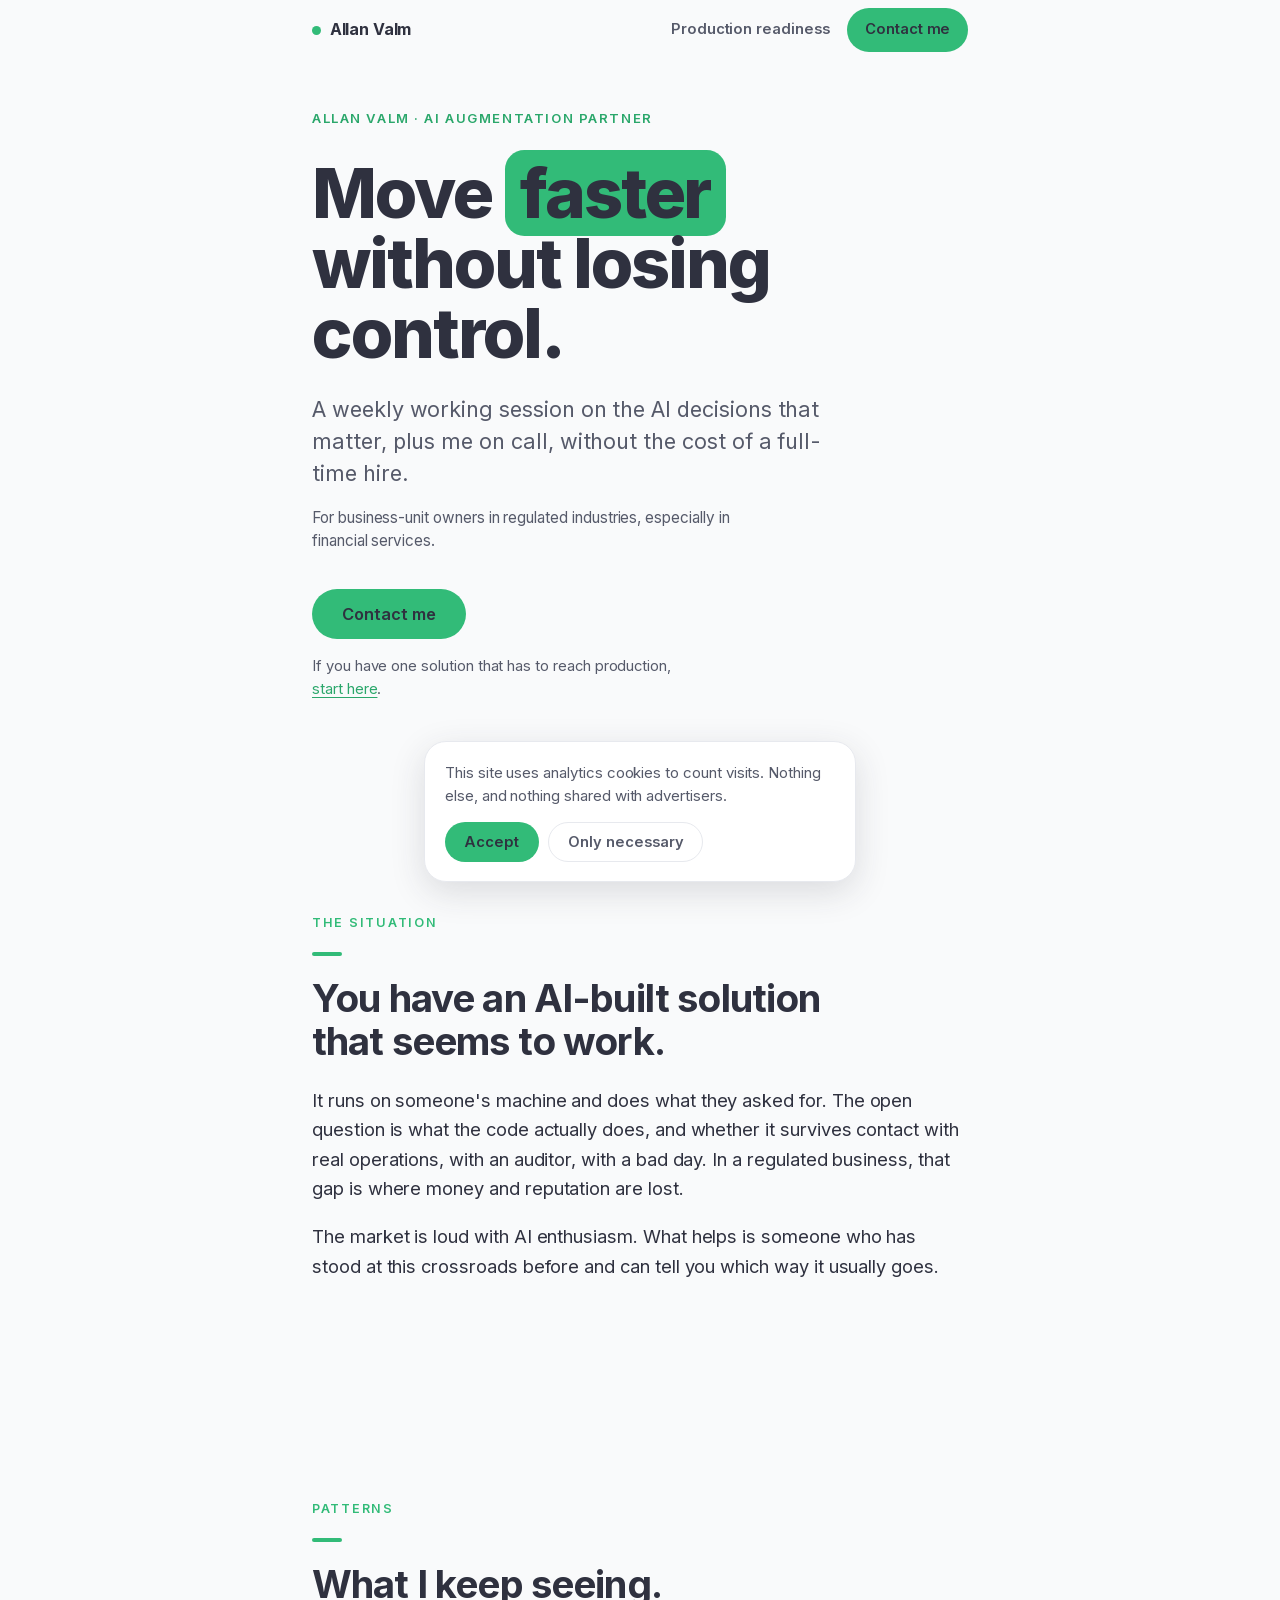
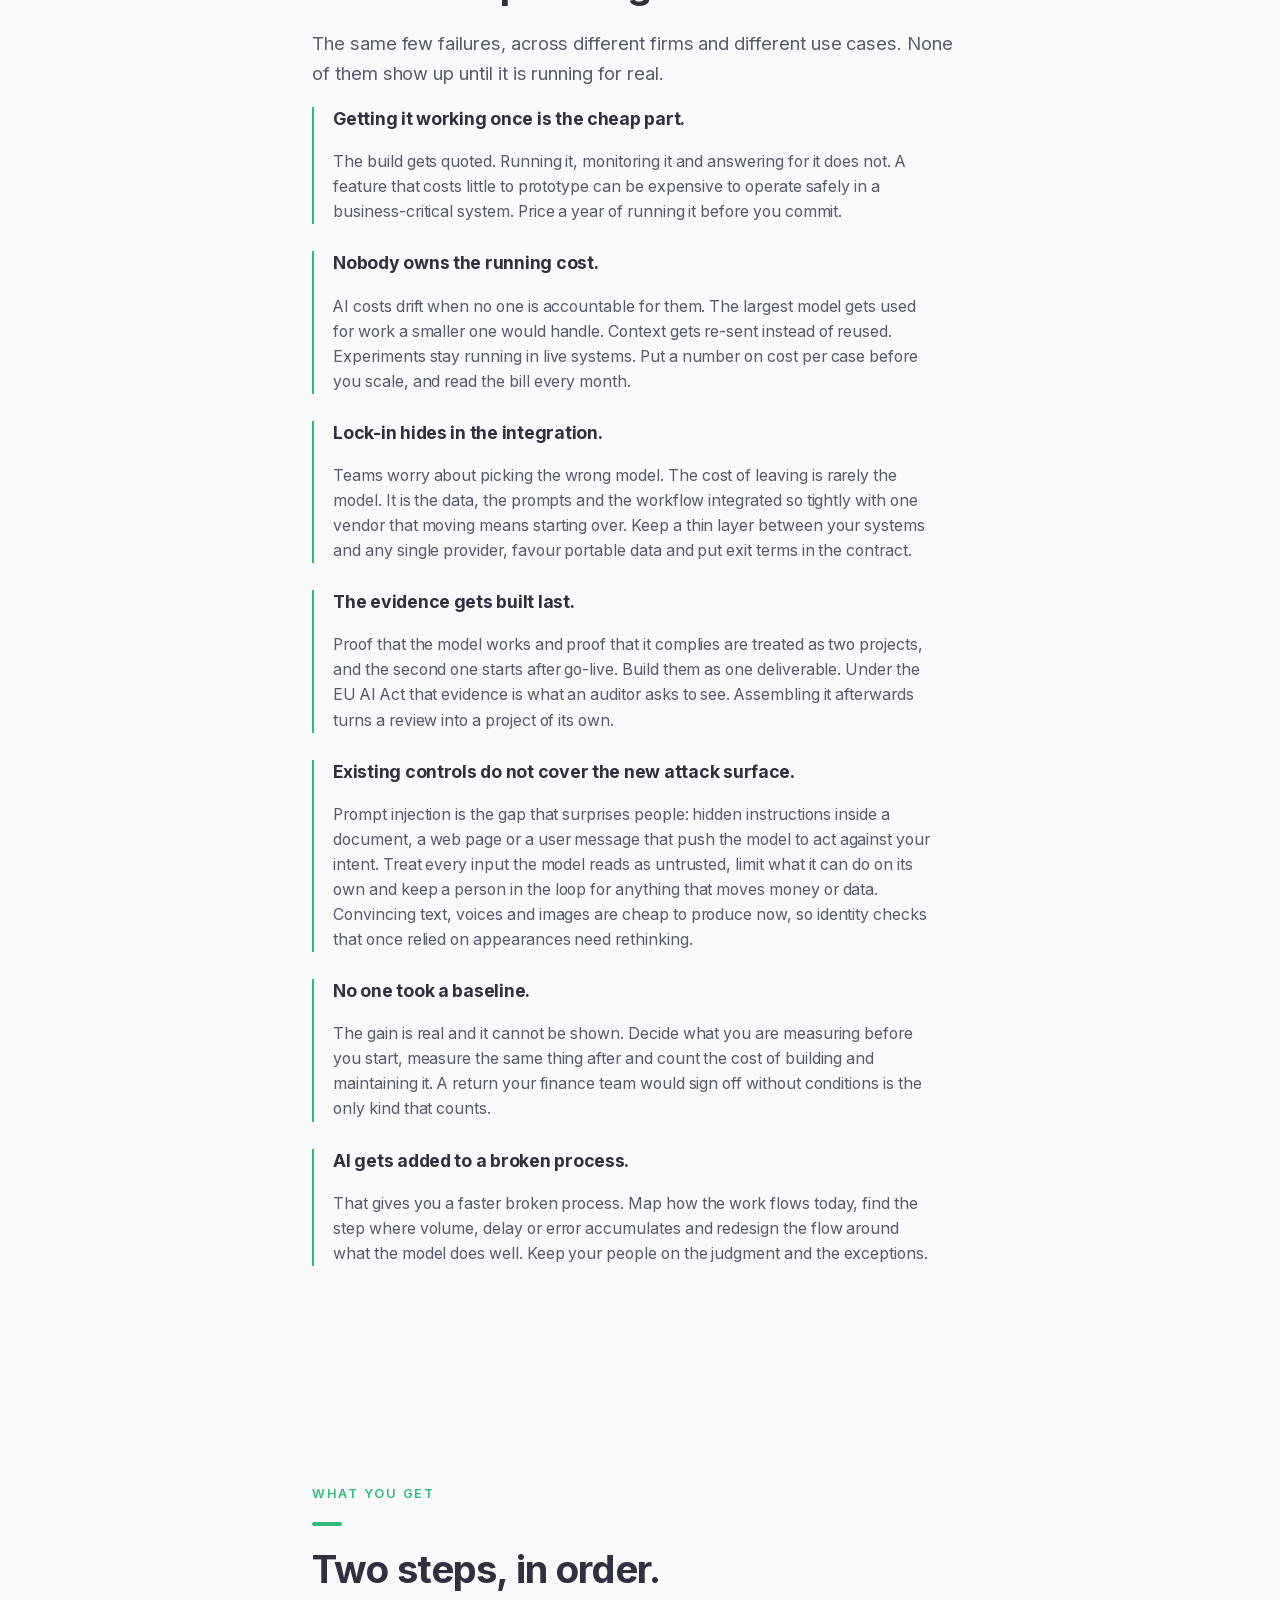
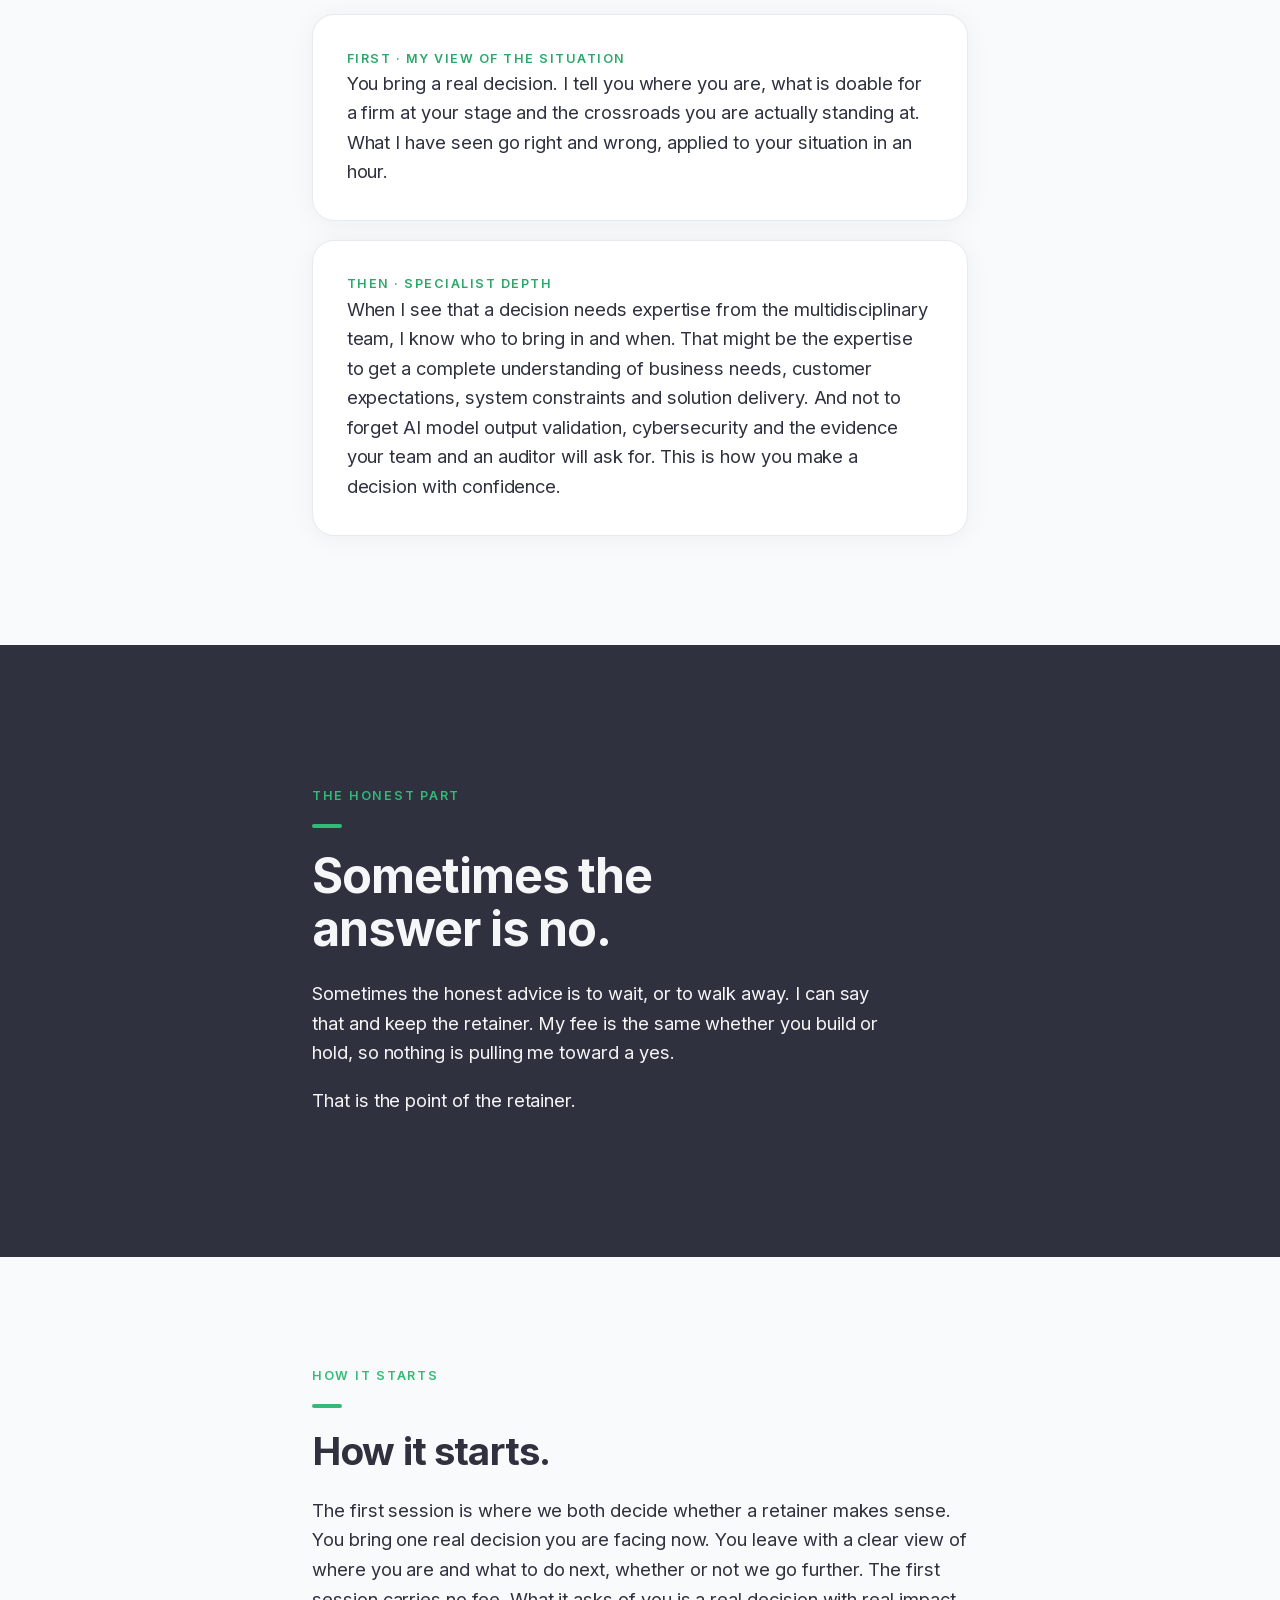
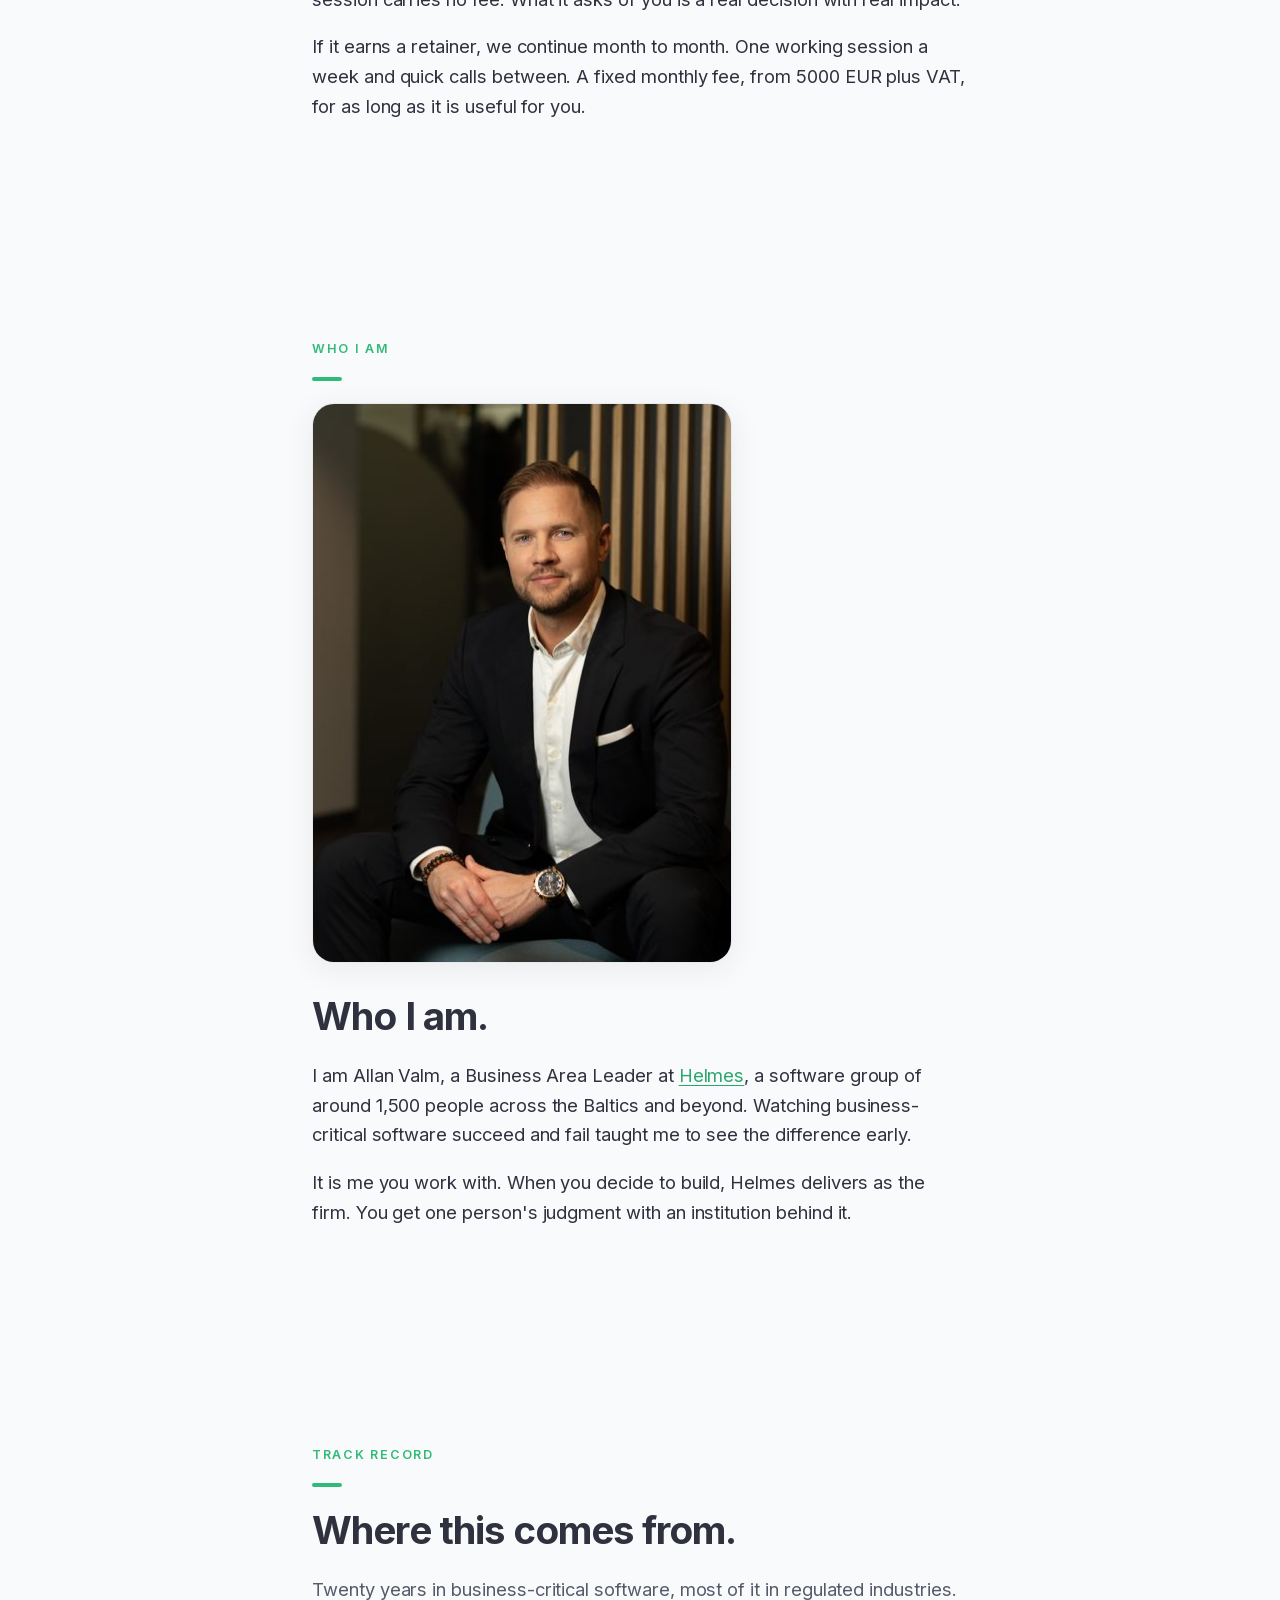
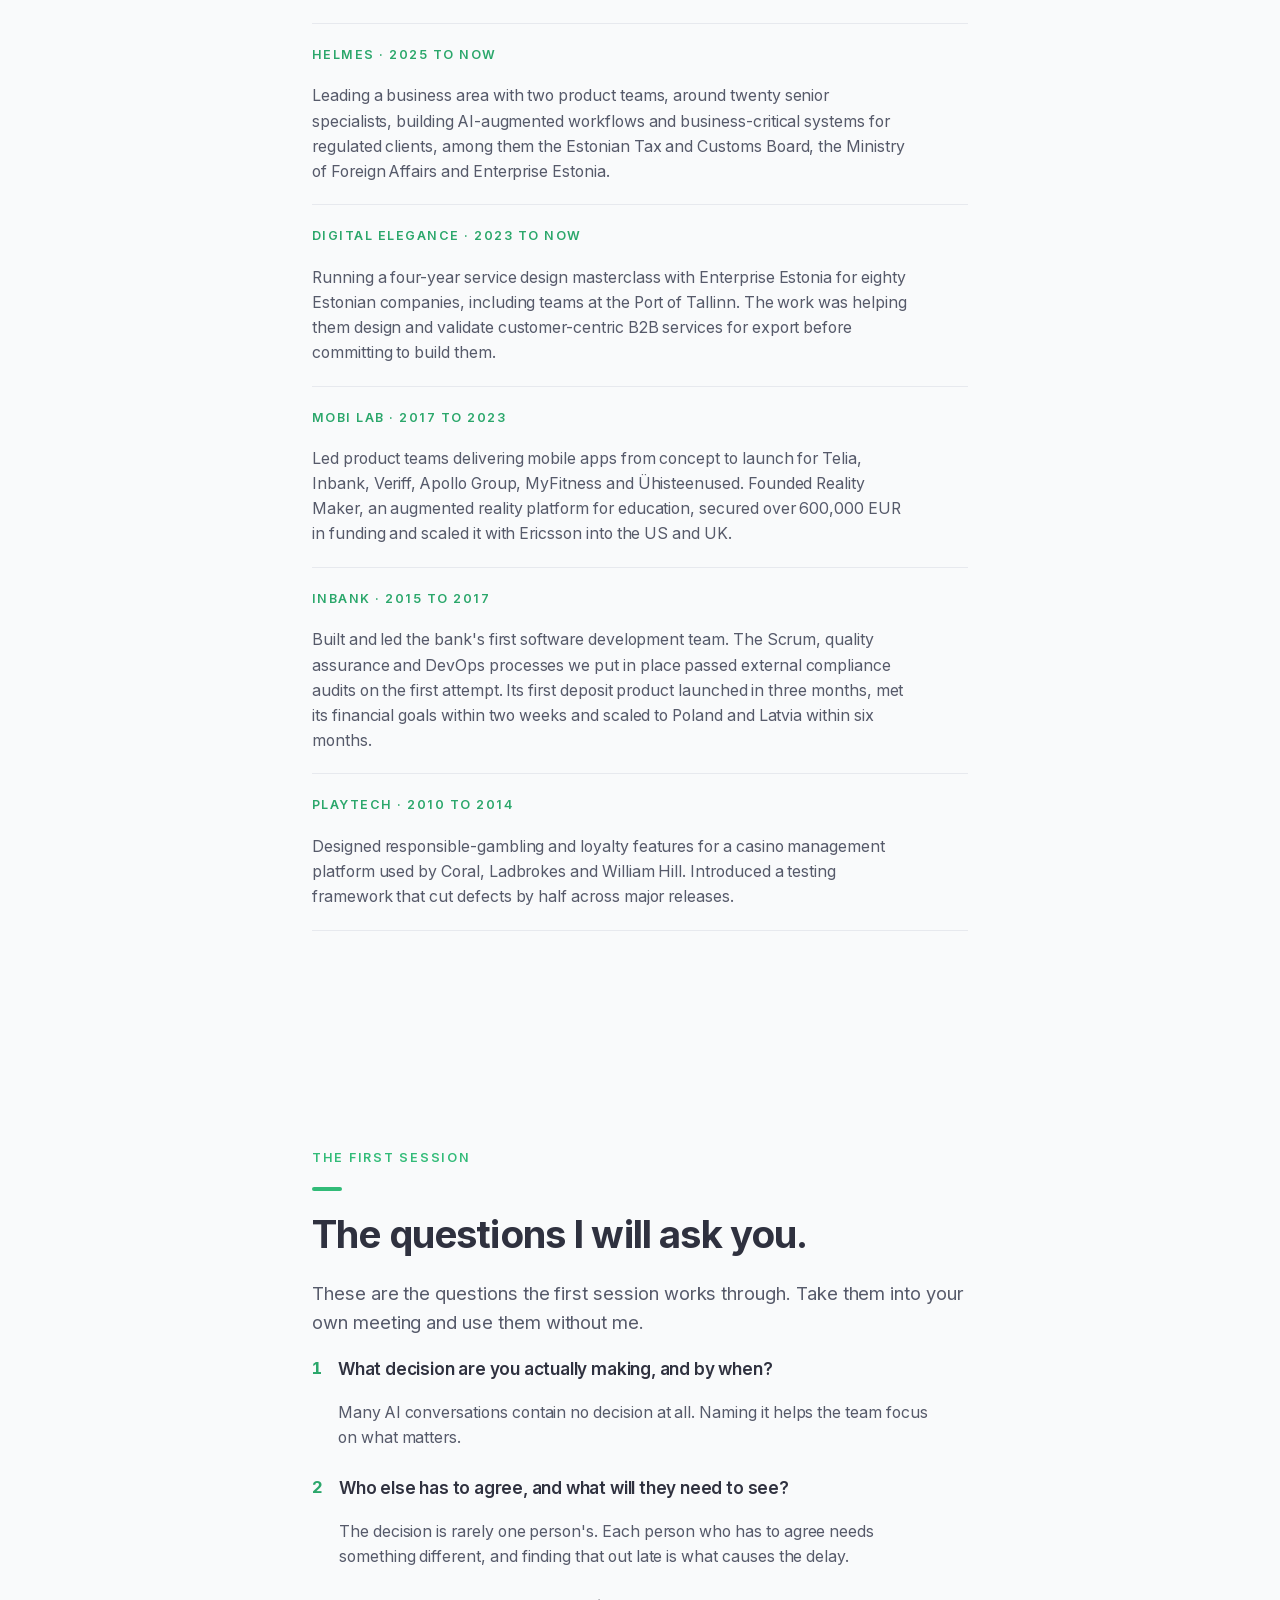
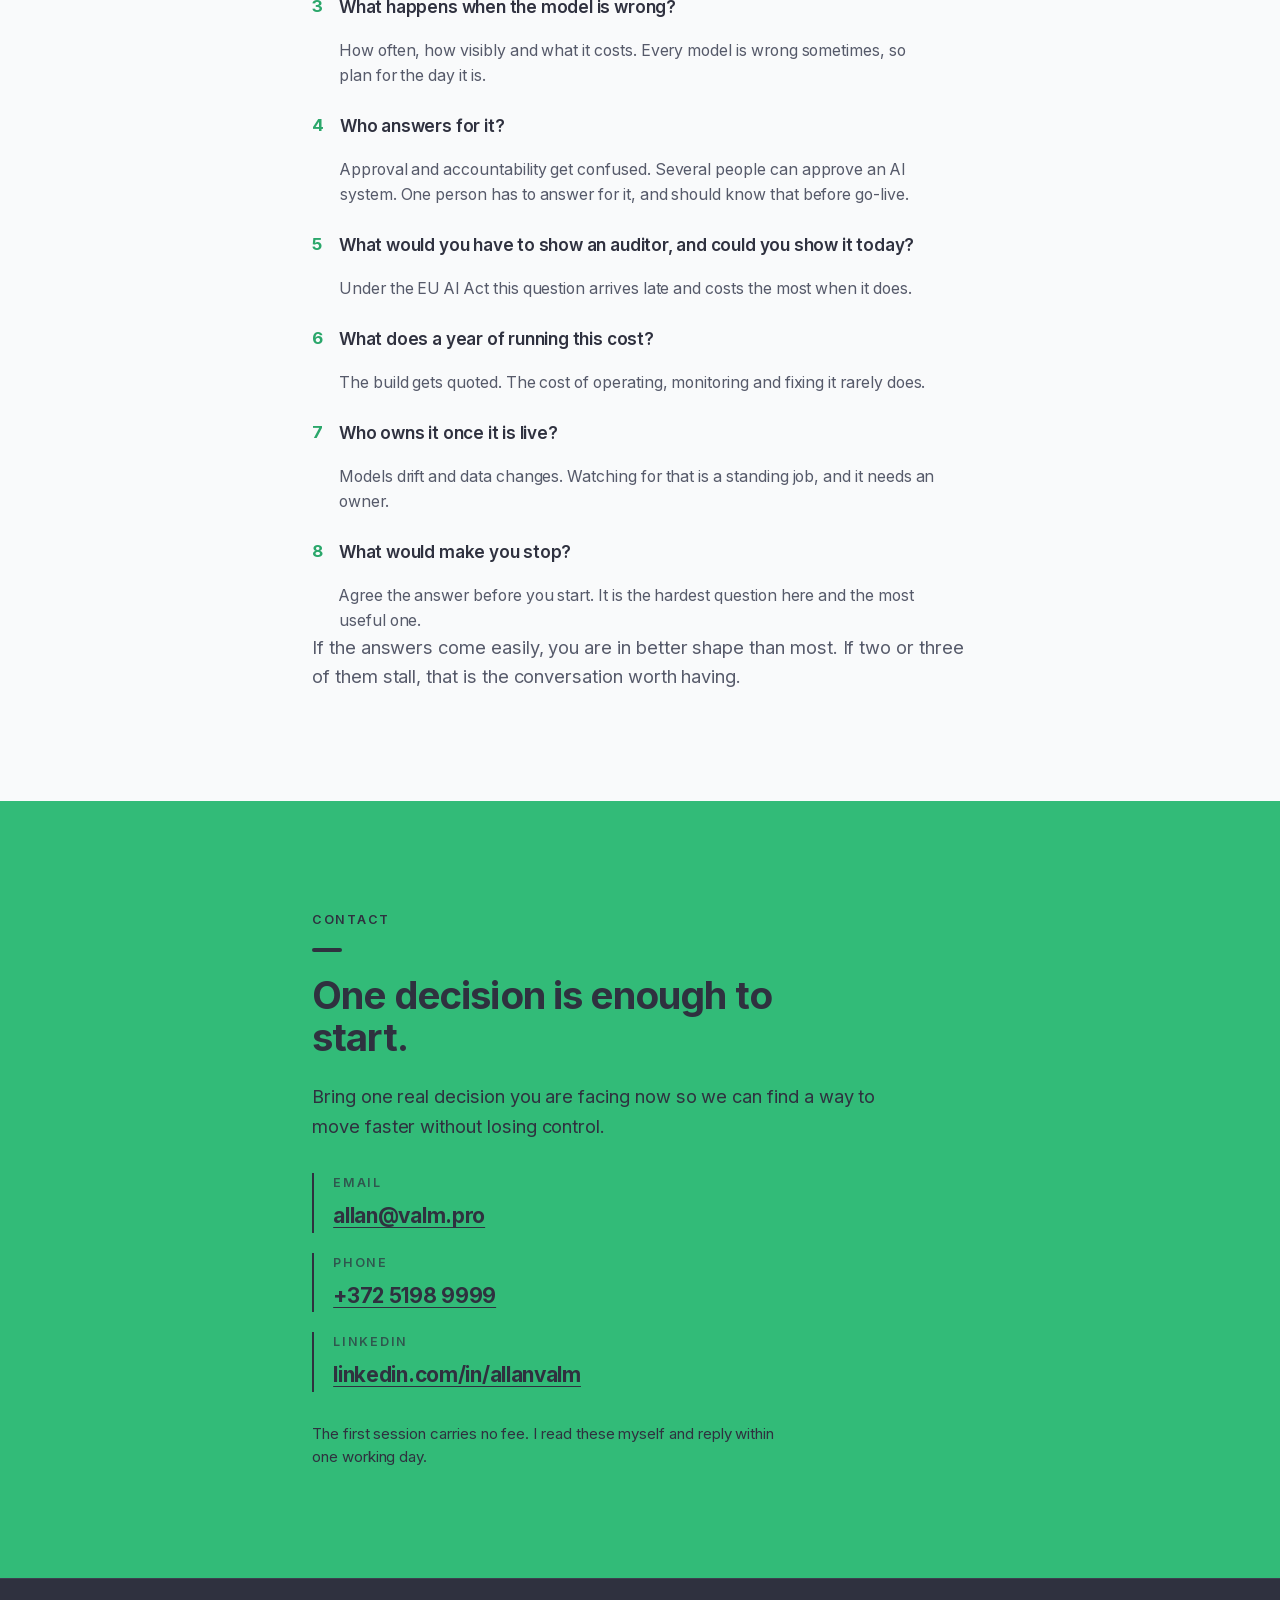
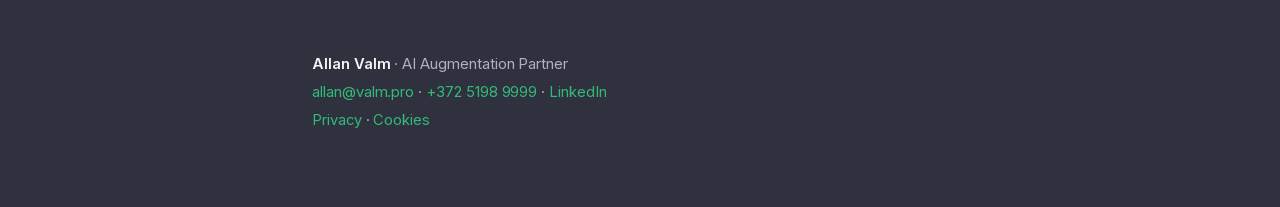
<file: index.html>
<!DOCTYPE html>
<html lang="en">
<head>
<meta charset="UTF-8">
<meta name="viewport" content="width=device-width, initial-scale=1.0">
<!-- Consent Mode: deny until the visitor chooses -->
<script>
  window.dataLayer = window.dataLayer || [];
  function gtag(){dataLayer.push(arguments);}
  gtag('consent', 'default', {
    'ad_storage': 'denied',
    'ad_user_data': 'denied',
    'ad_personalization': 'denied',
    'analytics_storage': 'denied',
    'functionality_storage': 'granted',
    'security_storage': 'granted',
    'wait_for_update': 500
  });
  try {
    if (localStorage.getItem('vp-consent') === 'granted') {
      gtag('consent', 'update', { 'analytics_storage': 'granted' });
    }
  } catch (e) {}
</script>
<!-- Google Tag Manager -->
<script>(function(w,d,s,l,i){w[l]=w[l]||[];w[l].push({'gtm.start':
new Date().getTime(),event:'gtm.js'});var f=d.getElementsByTagName(s)[0],
j=d.createElement(s),dl=l!='dataLayer'?'&l='+l:'';j.async=true;j.src=
'https://www.googletagmanager.com/gtm.js?id='+i+dl;f.parentNode.insertBefore(j,f);
})(window,document,'script','dataLayer','GTM-WCNXPKK9');</script>
<!-- End Google Tag Manager -->
<!-- Google tag (gtag.js) -->
<script async src="https://www.googletagmanager.com/gtag/js?id=G-BVV1R9P01P"></script>
<script>
  window.dataLayer = window.dataLayer || [];
  function gtag(){dataLayer.push(arguments);}
  gtag('js', new Date());
  gtag('config', 'G-BVV1R9P01P');
</script>
<!-- End Google tag -->

<title>Allan Valm · AI Augmentation Partner in Financial Services</title>
<meta name="description" content="Allan Valm helps leaders in regulated financial services decide whether AI is ready for production. A weekly working session, plus specialist depth on demand.">
<meta name="theme-color" content="#2F313F">
<script>document.documentElement.classList.add('js');</script>
<link rel="canonical" href="https://valm.pro/">
<link rel="icon" href="data:image/svg+xml,%3Csvg xmlns='http://www.w3.org/2000/svg' viewBox='0 0 32 32'%3E%3Ccircle cx='16' cy='16' r='11' fill='%2332BB78'/%3E%3C/svg%3E">
<meta property="og:type" content="website">
<meta property="og:site_name" content="Allan Valm">
<meta property="og:locale" content="en_GB">
<meta property="og:url" content="https://valm.pro/">
<meta property="og:title" content="Allan Valm · AI Augmentation Partner">
<meta property="og:description" content="A weekly working session on the AI decisions that matter, plus specialist depth on demand. Move faster without losing control.">
<meta property="og:image" content="https://valm.pro/allan-valm-og.jpg">
<meta property="og:image:width" content="1200">
<meta property="og:image:height" content="630">
<meta property="og:image:alt" content="Allan Valm, AI Augmentation Partner">
<meta name="twitter:card" content="summary_large_image">
<meta name="twitter:title" content="Allan Valm · AI Augmentation Partner">
<meta name="twitter:description" content="A weekly working session on the AI decisions that matter, plus specialist depth on demand.">
<meta name="twitter:image" content="https://valm.pro/allan-valm-og.jpg">
<link rel="preload" href="/fonts/inter-latin.woff2" as="font" type="font/woff2" crossorigin>
<link rel="stylesheet" href="/site.css">
<script type="application/ld+json">
{
  "@context": "https://schema.org",
  "@graph": [
    {
      "@type": "Person",
      "@id": "https://valm.pro/#allan-valm",
      "name": "Allan Valm",
      "jobTitle": "AI Augmentation Partner",
      "url": "https://valm.pro/",
      "image": "https://valm.pro/allan-valm.jpg",
      "email": "allan@valm.pro",
      "telephone": "+37251989999",
      "worksFor": {
        "@type": "Organization",
        "name": "Helmes",
        "url": "https://www.helmes.com/"
      },
      "sameAs": [
        "https://www.linkedin.com/in/allanvalm"
      ],
      "knowsAbout": [
        "AI governance",
        "AI validation",
        "AI production readiness",
        "EU AI Act",
        "DORA",
        "regulated financial services",
        "AI risk management",
        "AI in insurance",
        "AI in banking",
        "AI-augmented workflow design",
        "fractional AI advisory",
        "fractional executive advisory",
        "AI model validation",
        "cybersecurity",
        "AI security"
      ],
      "description": "Allan Valm is an AI Augmentation Partner who helps business-unit owners in regulated financial services decide whether an AI system is ready for production. The retainer is a weekly working session with on-call access, and specialist depth brought in when a decision needs it.",
      "alumniOf": {
        "@type": "CollegeOrUniversity",
        "name": "Tallinn University of Technology",
        "url": "https://taltech.ee/"
      },
      "hasCredential": {
        "@type": "EducationalOccupationalCredential",
        "credentialCategory": "certification",
        "name": "ISTQB Certified Tester"
      },
      "award": "The Golden Egg Awards"
    },
    {
      "@type": "ProfessionalService",
      "@id": "https://valm.pro/#service",
      "name": "AI Augmentation Partner",
      "url": "https://valm.pro/",
      "provider": {
        "@id": "https://valm.pro/#allan-valm"
      },
      "serviceType": "AI advisory and governance for regulated industries",
      "description": "A retainer for business-unit owners in regulated financial services. One working session a week with on-call access, and specialist depth brought in when a decision needs it. A fixed monthly fee, from 5000 EUR plus VAT, month to month.",
      "audience": {
        "@type": "Audience",
        "audienceType": "Business-unit owners in regulated financial services, including insurers, pension providers, banks, lenders and licensed fintechs"
      },
      "areaServed": [
        {
          "@type": "Country",
          "name": "Estonia"
        },
        {
          "@type": "Country",
          "name": "Latvia"
        },
        {
          "@type": "Country",
          "name": "Lithuania"
        },
        {
          "@type": "Country",
          "name": "Finland"
        },
        {
          "@type": "Country",
          "name": "Sweden"
        },
        {
          "@type": "Country",
          "name": "Norway"
        },
        {
          "@type": "Country",
          "name": "Denmark"
        },
        {
          "@type": "Country",
          "name": "Germany"
        },
        {
          "@type": "Country",
          "name": "Switzerland"
        },
        {
          "@type": "Country",
          "name": "Austria"
        }
      ],
      "alternateName": [
        "Fractional AI advisor",
        "AI Augmentation Partner"
      ],
      "offers": {
        "@type": "Offer",
        "priceSpecification": {
          "@type": "UnitPriceSpecification",
          "price": 5000,
          "priceCurrency": "EUR",
          "minPrice": 5000,
          "unitText": "MON",
          "billingDuration": 1,
          "billingIncrement": 1,
          "valueAddedTaxIncluded": false
        },
        "availability": "https://schema.org/LimitedAvailability",
        "description": "A fixed monthly fee, from 5000 EUR plus VAT. Month to month, cancel anytime. The first session carries no fee."
      }
    }
  ]
}
</script>
</head>
<body>

  <!-- NAV -->
  <nav class="nav" id="nav" aria-label="Primary">
    <div class="nav-inner">
      <a class="nav-brand" href="#top"><span class="nav-dot" aria-hidden="true"></span>Allan Valm</a>
      <div class="nav-right">
        <a class="nav-link" href="/production-readiness.html">Production readiness</a>
        <a class="nav-cta" href="#contact">Contact me</a>
      </div>
    </div>
  </nav>

  <!-- HERO -->
  <header class="hero" id="top" role="banner">
    <div class="wrap">
      <p class="eyebrow anim d1">Allan Valm · AI Augmentation Partner</p>
      <h1 class="hero-head anim d2">Move <span class="hl">faster</span> without losing control.</h1>
      <p class="subhead anim d3">A weekly working session on the AI decisions that matter, plus me on call, without the cost of a full-time hire.</p>
      <p class="qualifier anim d4">For business-unit owners in regulated industries, especially in financial services.</p>
      <div class="hero-cta">
        <a class="btn anim d5" href="#contact">Contact me</a>
        <p class="micro anim d6">If you have one solution that has to reach production, <a href="/production-readiness.html">start here</a>.</p>
      </div>
    </div>
  </header>

  <main>

    <section class="section reveal" aria-labelledby="s-situation">
      <div class="wrap">
        <p class="kicker">The situation</p>
        <span class="tick" aria-hidden="true"></span>
        <h2 class="head" id="s-situation">You have an AI-built solution that seems to work.</h2>
        <p>It runs on someone's machine and does what they asked for. The open question is what the code actually does, and whether it survives contact with real operations, with an auditor, with a bad day. In a regulated business, that gap is where money and reputation are lost.</p>
        <p>The market is loud with AI enthusiasm. What helps is someone who has stood at this crossroads before and can tell you which way it usually goes.</p>
      </div>
    </section>

    <section class="section reveal" id="patterns" aria-labelledby="s-patterns">
      <div class="wrap">
        <p class="kicker">Patterns</p>
        <span class="tick" aria-hidden="true"></span>
        <h2 class="head" id="s-patterns">What I keep seeing.</h2>
        <p class="qintro soft">The same few failures, across different firms and different use cases. None of them show up until it is running for real.</p>
        <div class="plist">
          <div class="pitem">
            <p class="ptitle">Getting it working once is the cheap part.</p>
            <p class="pbody">The build gets quoted. Running it, monitoring it and answering for it does not. A feature that costs little to prototype can be expensive to operate safely in a business-critical system. Price a year of running it before you commit.</p>
          </div>
          <div class="pitem">
            <p class="ptitle">Nobody owns the running cost.</p>
            <p class="pbody">AI costs drift when no one is accountable for them. The largest model gets used for work a smaller one would handle. Context gets re-sent instead of reused. Experiments stay running in live systems. Put a number on cost per case before you scale, and read the bill every month.</p>
          </div>
          <div class="pitem">
            <p class="ptitle">Lock-in hides in the integration.</p>
            <p class="pbody">Teams worry about picking the wrong model. The cost of leaving is rarely the model. It is the data, the prompts and the workflow integrated so tightly with one vendor that moving means starting over. Keep a thin layer between your systems and any single provider, favour portable data and put exit terms in the contract.</p>
          </div>
          <div class="pitem">
            <p class="ptitle">The evidence gets built last.</p>
            <p class="pbody">Proof that the model works and proof that it complies are treated as two projects, and the second one starts after go-live. Build them as one deliverable. Under the EU AI Act that evidence is what an auditor asks to see. Assembling it afterwards turns a review into a project of its own.</p>
          </div>
          <div class="pitem">
            <p class="ptitle">Existing controls do not cover the new attack surface.</p>
            <p class="pbody">Prompt injection is the gap that surprises people: hidden instructions inside a document, a web page or a user message that push the model to act against your intent. Treat every input the model reads as untrusted, limit what it can do on its own and keep a person in the loop for anything that moves money or data. Convincing text, voices and images are cheap to produce now, so identity checks that once relied on appearances need rethinking.</p>
          </div>
          <div class="pitem">
            <p class="ptitle">No one took a baseline.</p>
            <p class="pbody">The gain is real and it cannot be shown. Decide what you are measuring before you start, measure the same thing after and count the cost of building and maintaining it. A return your finance team would sign off without conditions is the only kind that counts.</p>
          </div>
          <div class="pitem">
            <p class="ptitle">AI gets added to a broken process.</p>
            <p class="pbody">That gives you a faster broken process. Map how the work flows today, find the step where volume, delay or error accumulates and redesign the flow around what the model does well. Keep your people on the judgment and the exceptions.</p>
          </div>
        </div>
      </div>
    </section>

    <section class="section reveal" aria-labelledby="s-get">
      <div class="wrap">
        <p class="kicker">What you get</p>
        <span class="tick" aria-hidden="true"></span>
        <h2 class="head" id="s-get">Two steps, in order.</h2>
        <div class="beats">
          <div class="beat-card">
            <p class="beat-label">First · my view of the situation</p>
            <p>You bring a real decision. I tell you where you are, what is doable for a firm at your stage and the crossroads you are actually standing at. What I have seen go right and wrong, applied to your situation in an hour.</p>
          </div>
          <div class="beat-card">
            <p class="beat-label">Then · specialist depth</p>
            <p>When I see that a decision needs expertise from the multidisciplinary team, I know who to bring in and when. That might be the expertise to get a complete understanding of business needs, customer expectations, system constraints and solution delivery. And not to forget AI model output validation, cybersecurity and the evidence your team and an auditor will ask for. This is how you make a decision with confidence.</p>
          </div>
        </div>
      </div>
    </section>

    <section class="section section--dark honest reveal" aria-labelledby="s-honest">
      <div class="wrap">
        <p class="kicker">The honest part</p>
        <span class="tick" aria-hidden="true"></span>
        <h2 class="head" id="s-honest">Sometimes the answer is no.</h2>
        <p>Sometimes the honest advice is to wait, or to walk away. I can say that and keep the retainer. My fee is the same whether you build or hold, so nothing is pulling me toward a yes.</p>
        <p>That is the point of the retainer.</p>
      </div>
    </section>

    <section class="section reveal" id="start" aria-labelledby="s-start">
      <div class="wrap">
        <p class="kicker">How it starts</p>
        <span class="tick" aria-hidden="true"></span>
        <h2 class="head" id="s-start">How it starts.</h2>
        <p>The first session is where we both decide whether a retainer makes sense. You bring one real decision you are facing now. You leave with a clear view of where you are and what to do next, whether or not we go further. The first session carries no fee. What it asks of you is a real decision with real impact.</p>
        <p>If it earns a retainer, we continue month to month. One working session a week and quick calls between. A fixed monthly fee, from 5000 EUR plus VAT, for as long as it is useful for you.</p>
      </div>
    </section>

    <section class="section reveal" aria-labelledby="s-who">
      <div class="wrap">
        <p class="kicker">Who I am</p>
        <span class="tick" aria-hidden="true"></span>
        <img class="portrait" src="/portrait.jpg" width="840" height="560" loading="lazy" decoding="async" alt="Allan Valm, AI Augmentation Partner and Business Area Leader at Helmes, seated in a dark suit and white shirt">
        <h2 class="head" id="s-who">Who I am.</h2>
        <p>I am Allan Valm, a Business Area Leader at <a href="https://www.helmes.com" target="_blank" rel="noopener">Helmes</a>, a software group of around 1,500 people across the Baltics and beyond. Watching business-critical software succeed and fail taught me to see the difference early.</p>
        <p>It is me you work with. When you decide to build, Helmes delivers as the firm. You get one person's judgment with an institution behind it.</p>
      </div>
    </section>

    <section class="section reveal" id="record" aria-labelledby="s-record">
      <div class="wrap">
        <p class="kicker">Track record</p>
        <span class="tick" aria-hidden="true"></span>
        <h2 class="head" id="s-record">Where this comes from.</h2>
        <p class="qintro soft">Twenty years in business-critical software, most of it in regulated industries.</p>
        <div class="rlist">
          <div class="ritem">
            <p class="rorg">Helmes · 2025 to now</p>
            <p class="rbody">Leading a business area with two product teams, around twenty senior specialists, building AI-augmented workflows and business-critical systems for regulated clients, among them the Estonian Tax and Customs Board, the Ministry of Foreign Affairs and Enterprise Estonia.</p>
          </div>
          <div class="ritem">
            <p class="rorg">Digital Elegance · 2023 to now</p>
            <p class="rbody">Running a four-year service design masterclass with Enterprise Estonia for eighty Estonian companies, including teams at the Port of Tallinn. The work was helping them design and validate customer-centric B2B services for export before committing to build them.</p>
          </div>
          <div class="ritem">
            <p class="rorg">Mobi Lab · 2017 to 2023</p>
            <p class="rbody">Led product teams delivering mobile apps from concept to launch for Telia, Inbank, Veriff, Apollo Group, MyFitness and Ühisteenused. Founded Reality Maker, an augmented reality platform for education, secured over 600,000 EUR in funding and scaled it with Ericsson into the US and UK.</p>
          </div>
          <div class="ritem">
            <p class="rorg">Inbank · 2015 to 2017</p>
            <p class="rbody">Built and led the bank&#x27;s first software development team. The Scrum, quality assurance and DevOps processes we put in place passed external compliance audits on the first attempt. Its first deposit product launched in three months, met its financial goals within two weeks and scaled to Poland and Latvia within six months.</p>
          </div>
          <div class="ritem">
            <p class="rorg">Playtech · 2010 to 2014</p>
            <p class="rbody">Designed responsible-gambling and loyalty features for a casino management platform used by Coral, Ladbrokes and William Hill. Introduced a testing framework that cut defects by half across major releases.</p>
          </div>
        </div>
      </div>
    </section>

    <section class="section reveal" id="questions" aria-labelledby="s-questions">
      <div class="wrap">
        <p class="kicker">The first session</p>
        <span class="tick" aria-hidden="true"></span>
        <h2 class="head" id="s-questions">The questions I will ask you.</h2>
        <p class="qintro soft">These are the questions the first session works through. Take them into your own meeting and use them without me.</p>
        <div class="qlist">
          <div class="qitem">
            <span class="qnum" aria-hidden="true">1</span>
            <p class="qtext">What decision are you actually making, and by when?</p>
            <p class="qwhy">Many AI conversations contain no decision at all. Naming it helps the team focus on what matters.</p>
          </div>
          <div class="qitem">
            <span class="qnum" aria-hidden="true">2</span>
            <p class="qtext">Who else has to agree, and what will they need to see?</p>
            <p class="qwhy">The decision is rarely one person's. Each person who has to agree needs something different, and finding that out late is what causes the delay.</p>
          </div>
          <div class="qitem">
            <span class="qnum" aria-hidden="true">3</span>
            <p class="qtext">What happens when the model is wrong?</p>
            <p class="qwhy">How often, how visibly and what it costs. Every model is wrong sometimes, so plan for the day it is.</p>
          </div>
          <div class="qitem">
            <span class="qnum" aria-hidden="true">4</span>
            <p class="qtext">Who answers for it?</p>
            <p class="qwhy">Approval and accountability get confused. Several people can approve an AI system. One person has to answer for it, and should know that before go-live.</p>
          </div>
          <div class="qitem">
            <span class="qnum" aria-hidden="true">5</span>
            <p class="qtext">What would you have to show an auditor, and could you show it today?</p>
            <p class="qwhy">Under the EU AI Act this question arrives late and costs the most when it does.</p>
          </div>
          <div class="qitem">
            <span class="qnum" aria-hidden="true">6</span>
            <p class="qtext">What does a year of running this cost?</p>
            <p class="qwhy">The build gets quoted. The cost of operating, monitoring and fixing it rarely does.</p>
          </div>
          <div class="qitem">
            <span class="qnum" aria-hidden="true">7</span>
            <p class="qtext">Who owns it once it is live?</p>
            <p class="qwhy">Models drift and data changes. Watching for that is a standing job, and it needs an owner.</p>
          </div>
          <div class="qitem">
            <span class="qnum" aria-hidden="true">8</span>
            <p class="qtext">What would make you stop?</p>
            <p class="qwhy">Agree the answer before you start. It is the hardest question here and the most useful one.</p>
          </div>
        </div>
        <p class="qclose soft">If the answers come easily, you are in better shape than most. If two or three of them stall, that is the conversation worth having.</p>
      </div>
    </section>

    <section class="section section--green close reveal" id="contact" aria-labelledby="s-close">
      <div class="wrap">
        <p class="kicker">Contact</p>
        <span class="tick" aria-hidden="true"></span>
        <h2 class="head" id="s-close">One decision is enough to start.</h2>
        <p>Bring one real decision you are facing now so we can find a way to move faster without losing control.</p>
        <div class="routes">
          <div class="route">
            <p class="route-label">Email</p>
            <p class="route-value"><a href="mailto:allan@valm.pro?subject=AI%20Augmentation%20Partner" data-route="email">allan@valm.pro</a></p>
          </div>
          <div class="route">
            <p class="route-label">Phone</p>
            <p class="route-value"><a href="tel:+37251989999" data-route="phone">+372 5198 9999</a></p>
          </div>
          <div class="route">
            <p class="route-label">LinkedIn</p>
            <p class="route-value"><a href="https://www.linkedin.com/in/allanvalm" rel="noopener" target="_blank" data-route="linkedin">linkedin.com/in/allanvalm</a></p>
          </div>
        </div>
        <p class="note">The first session carries no fee. I read these myself and reply within one working day.</p>
      </div>
    </section>

  </main>

  <footer class="footer">
    <div class="wrap">
      <p class="footer-line">
        <span class="name">Allan Valm</span> · AI Augmentation Partner<br>
        <a href="mailto:allan@valm.pro?subject=AI%20Augmentation%20Partner" data-route="email">allan@valm.pro</a> · <a href="tel:+37251989999" data-route="phone">+372 5198 9999</a> · <a href="https://www.linkedin.com/in/allanvalm" rel="noopener" target="_blank" data-route="linkedin">LinkedIn</a><br>
        <a href="/privacy.html">Privacy</a> · <a href="#" id="cookie-settings" role="button">Cookies</a>
      </p>
    </div>
  </footer>

  <!-- Consent banner -->
  <div class="consent" id="consent" role="region" aria-label="Cookie choice" hidden>
    <p>This site uses analytics cookies to count visits. Nothing else, and nothing shared with advertisers.</p>
    <div class="consent-actions">
      <button class="consent-btn consent-yes" id="consent-yes" type="button">Accept</button>
      <button class="consent-btn consent-no" id="consent-no" type="button">Only necessary</button>
    </div>
  </div>

  <script src="/site.js" defer></script>
</body>
</html>
</file>
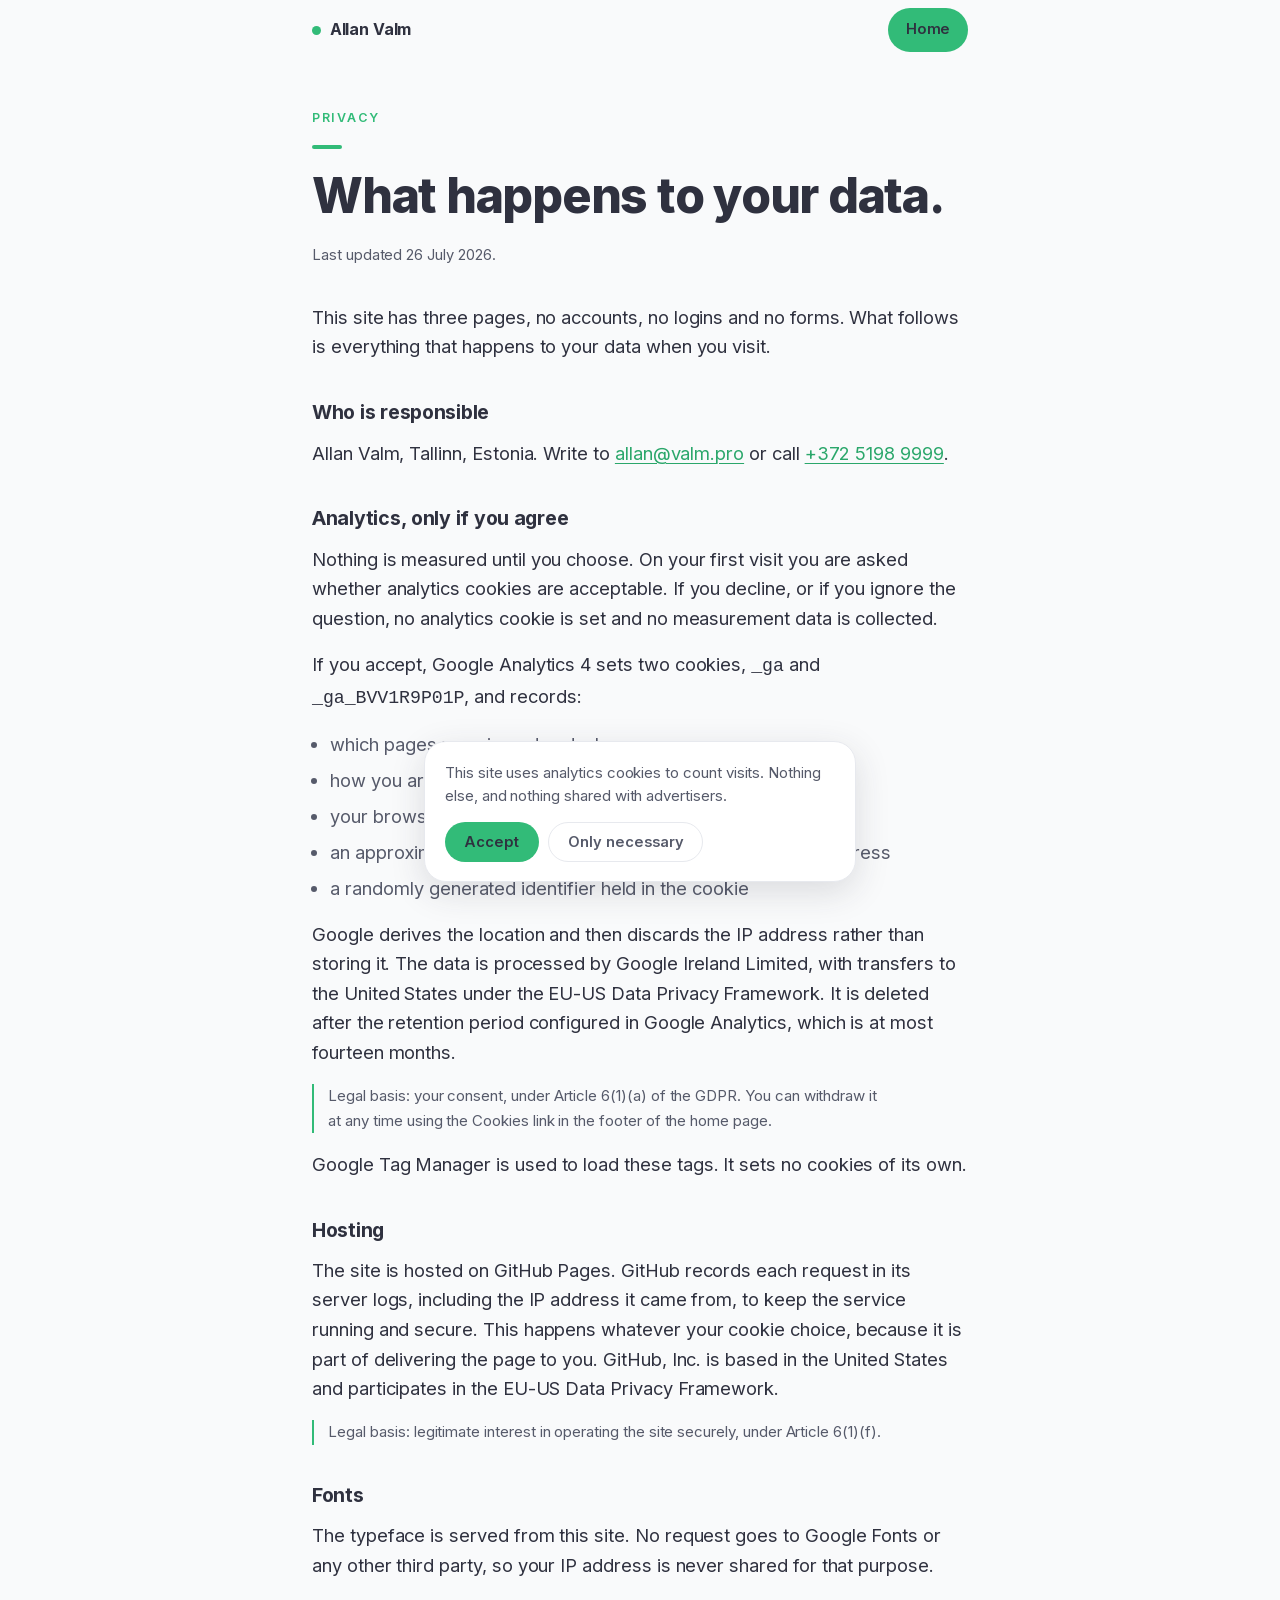
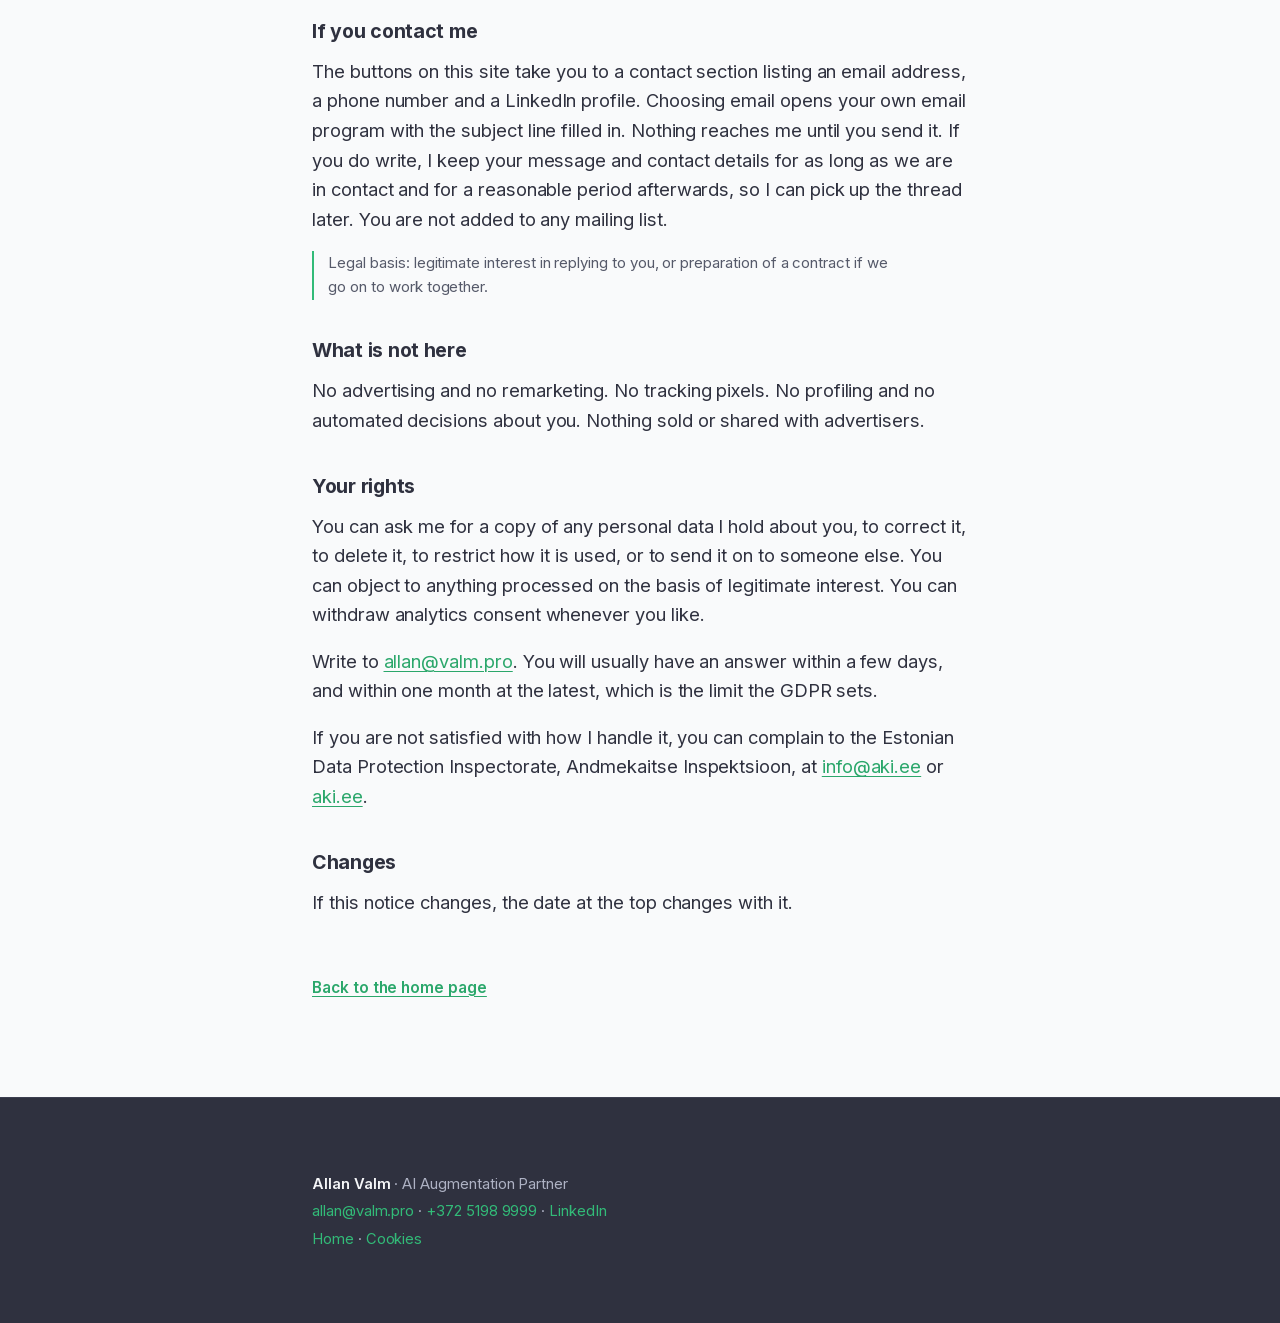
<file: privacy.html>
<!DOCTYPE html>
<html lang="en">
<head>
<meta charset="UTF-8">
<meta name="viewport" content="width=device-width, initial-scale=1.0">
<title>Privacy · Allan Valm</title>
<meta name="description" content="What happens to your data when you visit valm.pro. Analytics only with consent, no advertising and no profiling.">
<link rel="canonical" href="https://valm.pro/privacy.html">
<!-- Consent Mode: deny until the visitor chooses -->
<script>
  window.dataLayer = window.dataLayer || [];
  function gtag(){dataLayer.push(arguments);}
  gtag('consent', 'default', {
    'ad_storage': 'denied',
    'ad_user_data': 'denied',
    'ad_personalization': 'denied',
    'analytics_storage': 'denied',
    'functionality_storage': 'granted',
    'security_storage': 'granted',
    'wait_for_update': 500
  });
  try {
    if (localStorage.getItem('vp-consent') === 'granted') {
      gtag('consent', 'update', { 'analytics_storage': 'granted' });
    }
  } catch (e) {}
</script>
<!-- Google Tag Manager -->
<script>(function(w,d,s,l,i){w[l]=w[l]||[];w[l].push({'gtm.start':
new Date().getTime(),event:'gtm.js'});var f=d.getElementsByTagName(s)[0],
j=d.createElement(s),dl=l!='dataLayer'?'&l='+l:'';j.async=true;j.src=
'https://www.googletagmanager.com/gtm.js?id='+i+dl;f.parentNode.insertBefore(j,f);
})(window,document,'script','dataLayer','GTM-WCNXPKK9');</script>
<!-- End Google Tag Manager -->
<!-- Google tag (gtag.js) -->
<script async src="https://www.googletagmanager.com/gtag/js?id=G-BVV1R9P01P"></script>
<script>
  window.dataLayer = window.dataLayer || [];
  function gtag(){dataLayer.push(arguments);}
  gtag('js', new Date());
  gtag('config', 'G-BVV1R9P01P');
</script>
<!-- End Google tag -->

<meta name="theme-color" content="#2F313F">
<script>document.documentElement.classList.add('js');</script>
<link rel="icon" href="data:image/svg+xml,%3Csvg xmlns='http://www.w3.org/2000/svg' viewBox='0 0 32 32'%3E%3Ccircle cx='16' cy='16' r='11' fill='%2332BB78'/%3E%3C/svg%3E">
<link rel="preload" href="/fonts/inter-latin.woff2" as="font" type="font/woff2" crossorigin>
<link rel="stylesheet" href="/site.css">
</head>
<body>  <!-- NAV -->
  <nav class="nav" id="nav" aria-label="Primary">
    <div class="nav-inner">
      <a class="nav-brand" href="/"><span class="nav-dot" aria-hidden="true"></span>Allan Valm</a>
      <a class="nav-cta" href="/">Home</a>
    </div>
  </nav>

  <main class="section prose">
    <div class="wrap">
      <p class="kicker">Privacy</p>
      <span class="tick" aria-hidden="true"></span>
      <h1>What happens to your data.</h1>
      <p class="updated">Last updated 26 July 2026.</p>

      <p>This site has three pages, no accounts, no logins and no forms. What follows is everything that happens to your data when you visit.</p>

      <h2>Who is responsible</h2>
      <p>Allan Valm, Tallinn, Estonia. Write to <a href="mailto:allan@valm.pro">allan@valm.pro</a> or call <a href="tel:+37251989999">+372 5198 9999</a>.</p>

      <h2>Analytics, only if you agree</h2>
      <p>Nothing is measured until you choose. On your first visit you are asked whether analytics cookies are acceptable. If you decline, or if you ignore the question, no analytics cookie is set and no measurement data is collected.</p>
      <p>If you accept, Google Analytics 4 sets two cookies, <code>_ga</code> and <code>_ga_BVV1R9P01P</code>, and records:</p>
      <ul>
        <li>which pages you viewed and when</li>
        <li>how you arrived, for example from a search engine or a link</li>
        <li>your browser, device type and screen size</li>
        <li>an approximate location at city level, derived from your IP address</li>
        <li>a randomly generated identifier held in the cookie</li>
      </ul>
      <p>Google derives the location and then discards the IP address rather than storing it. The data is processed by Google Ireland Limited, with transfers to the United States under the EU-US Data Privacy Framework. It is deleted after the retention period configured in Google Analytics, which is at most fourteen months.</p>
      <p class="basis">Legal basis: your consent, under Article 6(1)(a) of the GDPR. You can withdraw it at any time using the Cookies link in the footer of the home page.</p>
      <p>Google Tag Manager is used to load these tags. It sets no cookies of its own.</p>

      <h2>Hosting</h2>
      <p>The site is hosted on GitHub Pages. GitHub records each request in its server logs, including the IP address it came from, to keep the service running and secure. This happens whatever your cookie choice, because it is part of delivering the page to you. GitHub, Inc. is based in the United States and participates in the EU-US Data Privacy Framework.</p>
      <p class="basis">Legal basis: legitimate interest in operating the site securely, under Article 6(1)(f).</p>

      <h2>Fonts</h2>
      <p>The typeface is served from this site. No request goes to Google Fonts or any other third party, so your IP address is never shared for that purpose.</p>

      <h2>If you contact me</h2>
      <p>The buttons on this site take you to a contact section listing an email address, a phone number and a LinkedIn profile. Choosing email opens your own email program with the subject line filled in. Nothing reaches me until you send it. If you do write, I keep your message and contact details for as long as we are in contact and for a reasonable period afterwards, so I can pick up the thread later. You are not added to any mailing list.</p>
      <p class="basis">Legal basis: legitimate interest in replying to you, or preparation of a contract if we go on to work together.</p>

      <h2>What is not here</h2>
      <p>No advertising and no remarketing. No tracking pixels. No profiling and no automated decisions about you. Nothing sold or shared with advertisers.</p>

      <h2>Your rights</h2>
      <p>You can ask me for a copy of any personal data I hold about you, to correct it, to delete it, to restrict how it is used, or to send it on to someone else. You can object to anything processed on the basis of legitimate interest. You can withdraw analytics consent whenever you like.</p>
      <p>Write to <a href="mailto:allan@valm.pro">allan@valm.pro</a>. You will usually have an answer within a few days, and within one month at the latest, which is the limit the GDPR sets.</p>
      <p>If you are not satisfied with how I handle it, you can complain to the Estonian Data Protection Inspectorate, Andmekaitse Inspektsioon, at <a href="mailto:info@aki.ee">info@aki.ee</a> or <a href="https://www.aki.ee" rel="noopener" target="_blank">aki.ee</a>.</p>

      <h2>Changes</h2>
      <p>If this notice changes, the date at the top changes with it.</p>

      <a class="backlink" href="/">Back to the home page</a>
    </div>
  </main>

  <footer class="footer">
    <div class="wrap">
      <p class="footer-line">
        <span class="name">Allan Valm</span> · AI Augmentation Partner<br>
        <a href="mailto:allan@valm.pro?subject=AI%20Augmentation%20Partner">allan@valm.pro</a> · <a href="tel:+37251989999">+372 5198 9999</a> · <a href="https://www.linkedin.com/in/allanvalm" rel="noopener" target="_blank">LinkedIn</a><br>
        <a href="/">Home</a> · <a href="#" id="cookie-settings" role="button">Cookies</a>
      </p>
    </div>
  </footer>

  <!-- Consent banner -->
  <div class="consent" id="consent" role="region" aria-label="Cookie choice" hidden>
    <p>This site uses analytics cookies to count visits. Nothing else, and nothing shared with advertisers.</p>
    <div class="consent-actions">
      <button class="consent-btn consent-yes" id="consent-yes" type="button">Accept</button>
      <button class="consent-btn consent-no" id="consent-no" type="button">Only necessary</button>
    </div>
  </div>

  <script src="/site.js" defer></script>
</body>
</html>
</file>
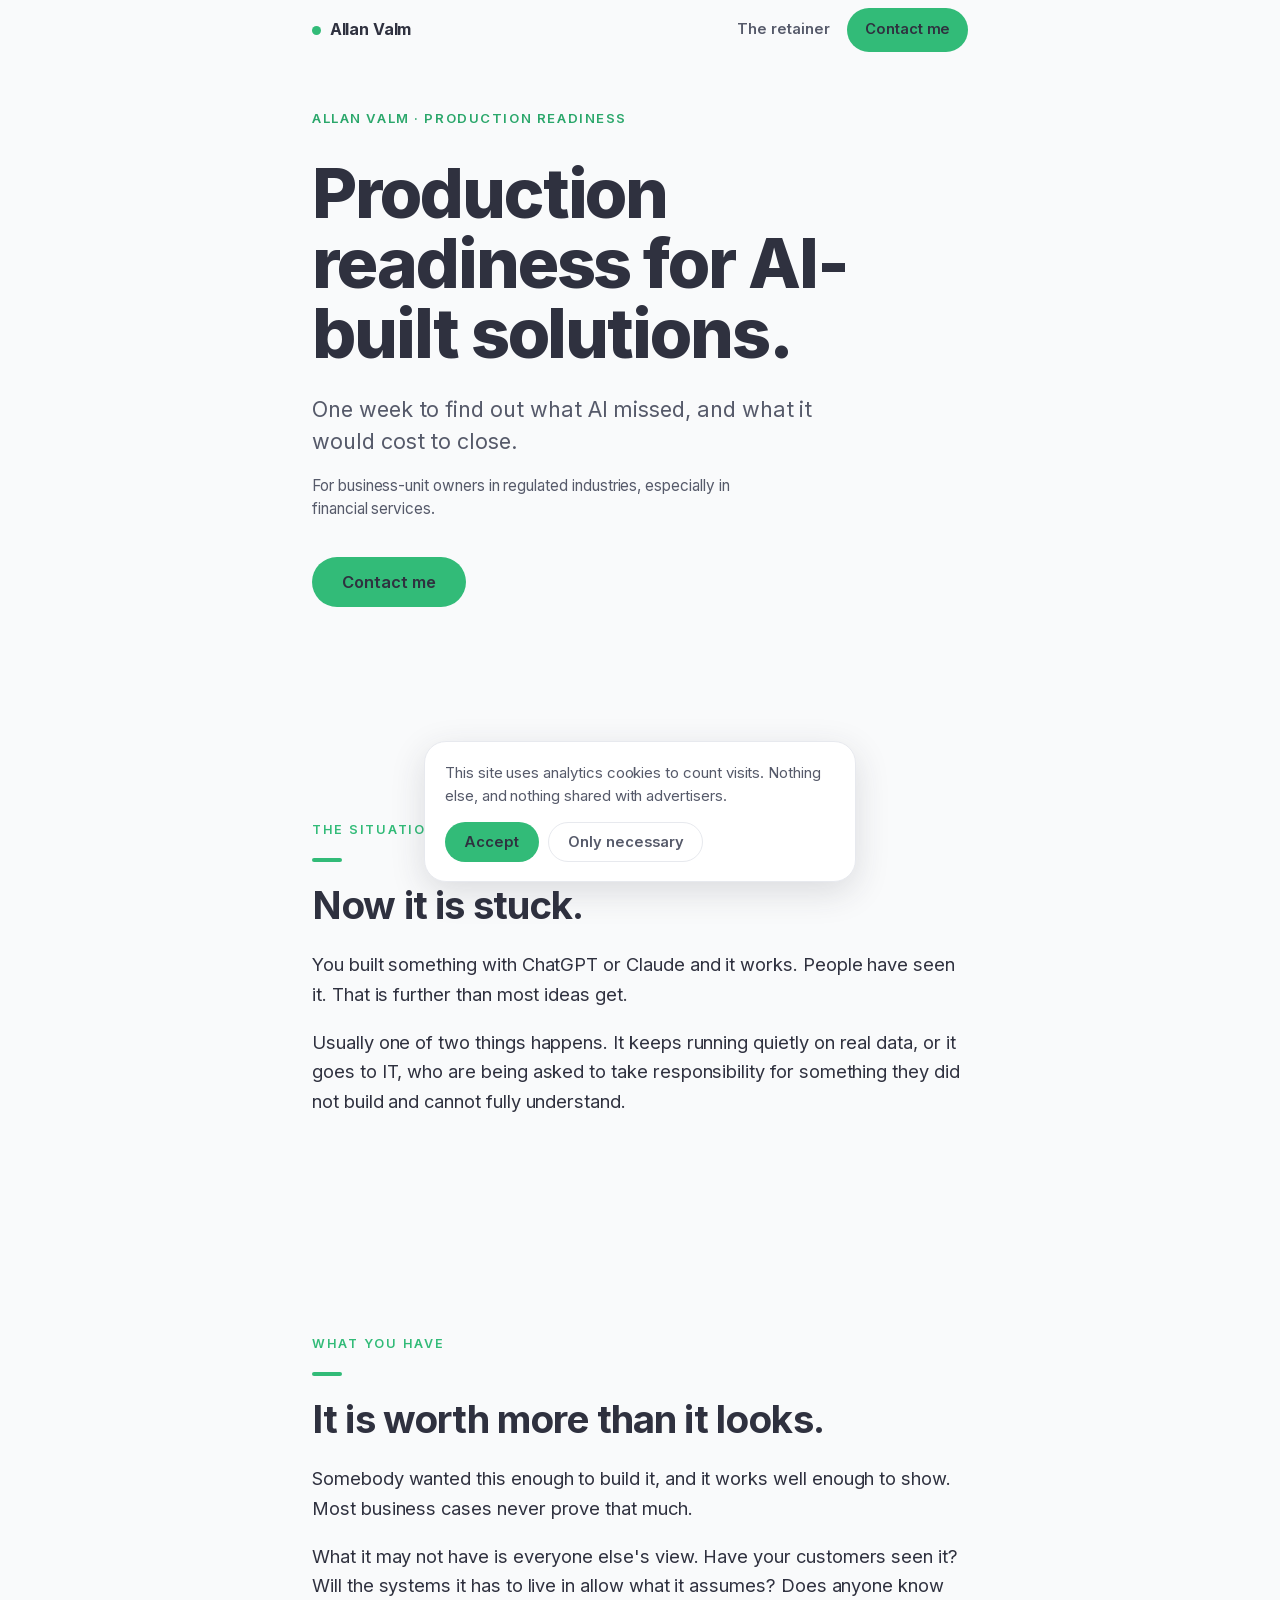
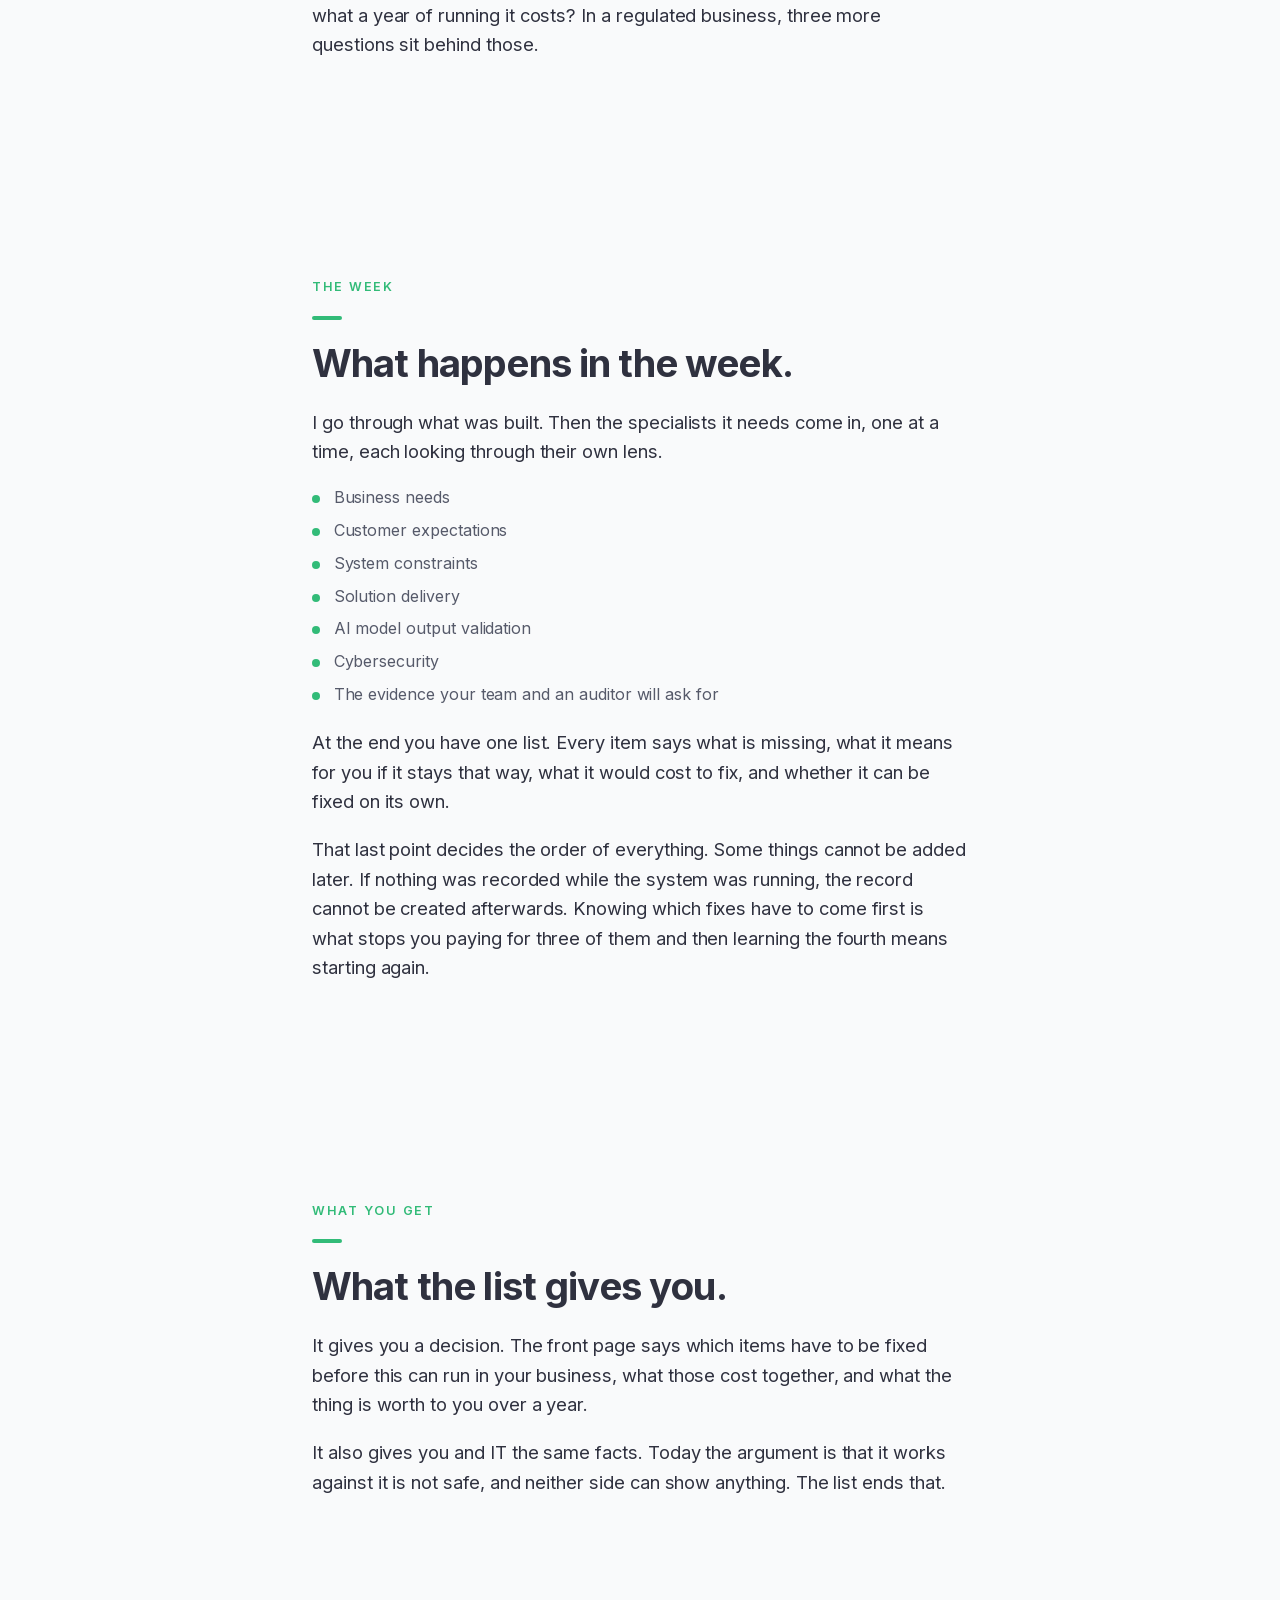
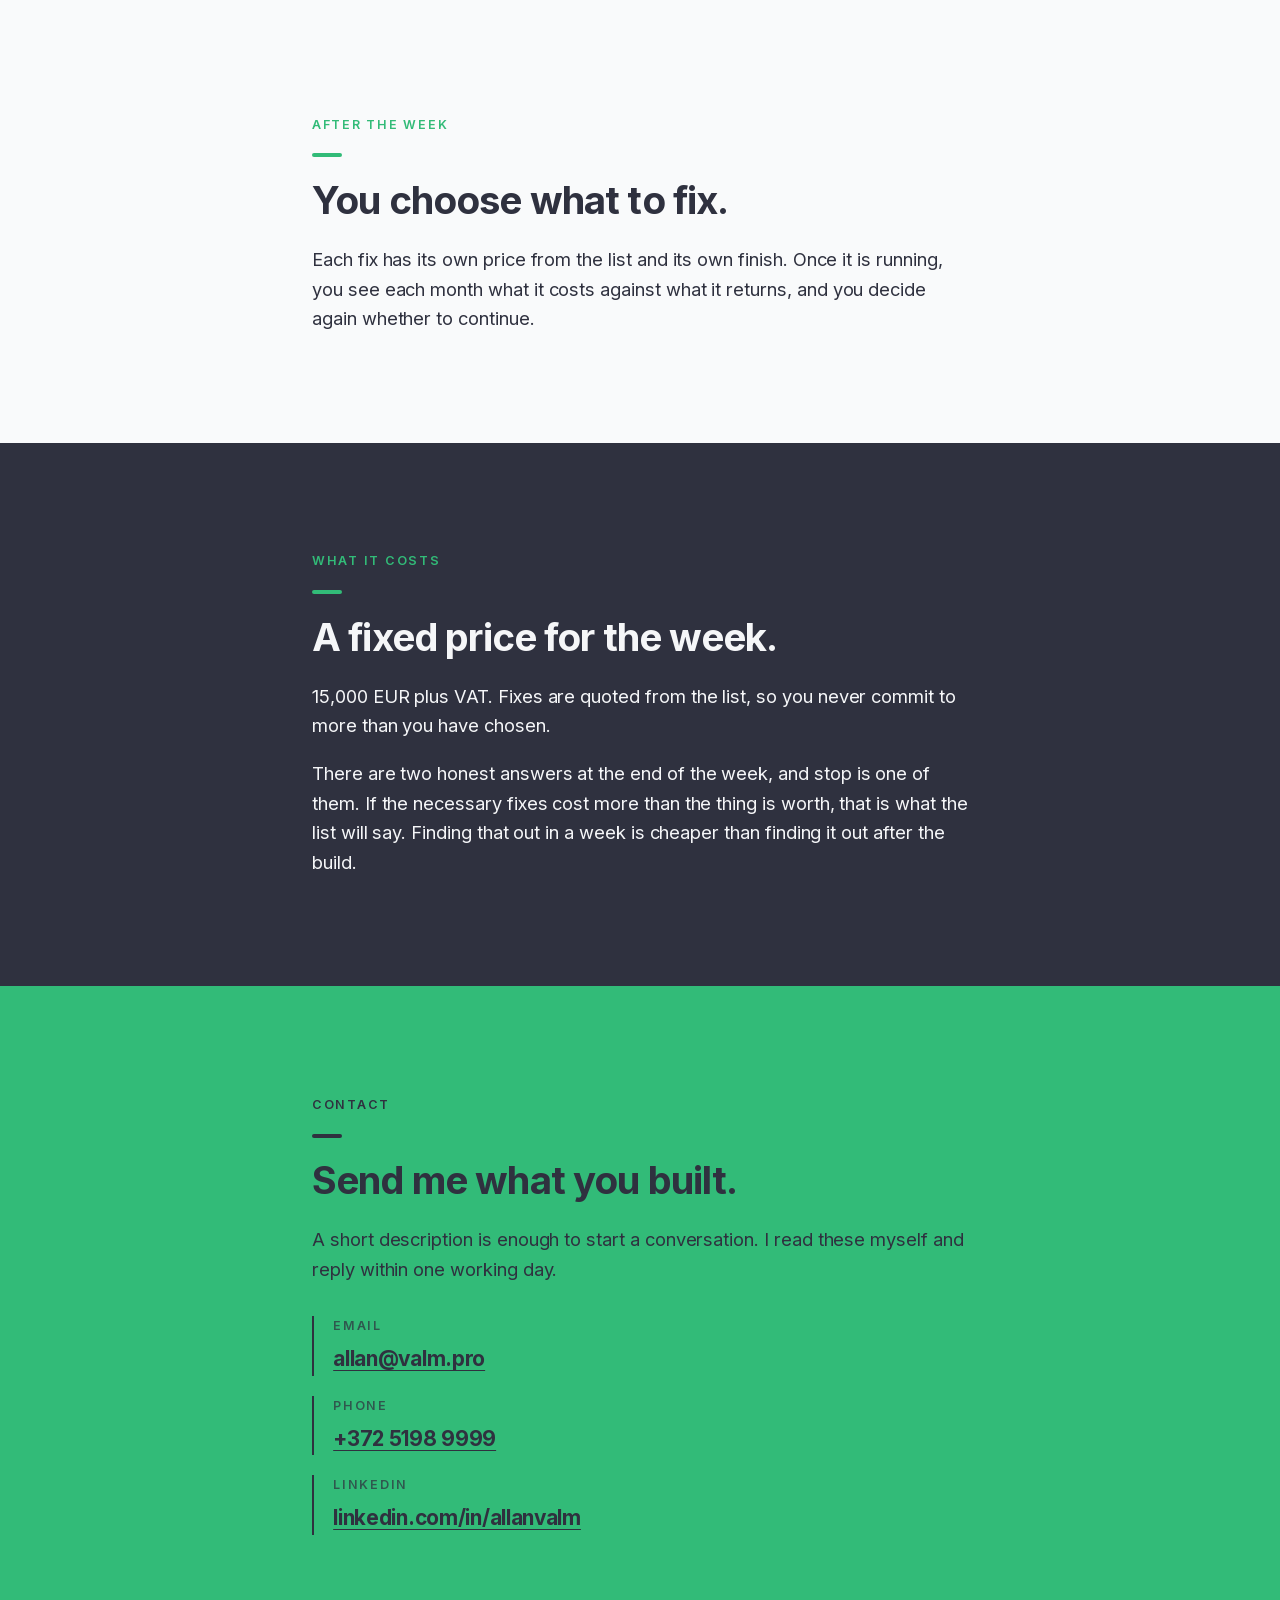
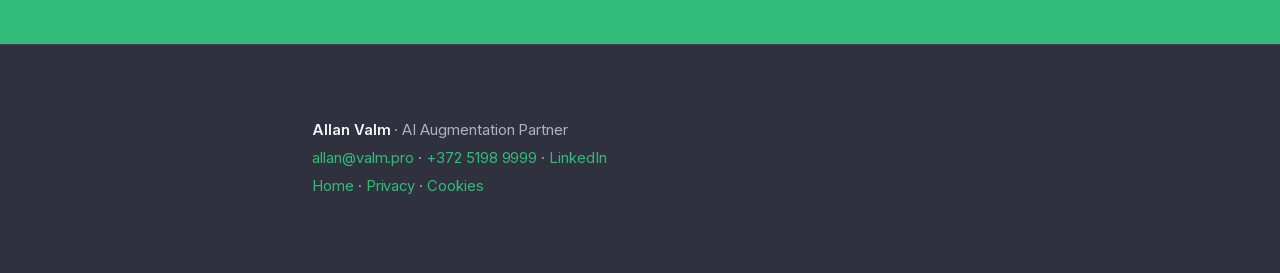
<file: production-readiness.html>
<!DOCTYPE html>
<html lang="en">
<head>
<meta charset="UTF-8">
<meta name="viewport" content="width=device-width, initial-scale=1.0">
<title>Production readiness for AI-built solutions · Allan Valm</title>
<meta name="description" content="You built something with ChatGPT or Claude and it works, but it cannot go further. One week with the specialists it needs, and a list of what is missing with what each fix costs. Fixed price, 15,000 EUR plus VAT.">
<link rel="canonical" href="https://valm.pro/production-readiness.html">
<meta property="og:type" content="website">
<meta property="og:site_name" content="Allan Valm">
<meta property="og:locale" content="en_GB">
<meta property="og:url" content="https://valm.pro/production-readiness.html">
<meta property="og:title" content="Production readiness for AI-built solutions">
<meta property="og:description" content="You built something with ChatGPT or Claude and it works. One week, the specialists it needs, and a list of what is missing with what each fix costs.">
<meta property="og:image" content="https://valm.pro/allan-valm-og.jpg">
<meta property="og:image:width" content="1200">
<meta property="og:image:height" content="630">
<meta name="twitter:card" content="summary_large_image">
<meta name="twitter:title" content="Production readiness for AI-built solutions">
<meta name="twitter:description" content="One week, the specialists it needs, and a list of what is missing with what each fix costs.">
<meta name="twitter:image" content="https://valm.pro/allan-valm-og.jpg">
<!-- Consent Mode: deny until the visitor chooses -->
<script>
  window.dataLayer = window.dataLayer || [];
  function gtag(){dataLayer.push(arguments);}
  gtag('consent', 'default', {
    'ad_storage': 'denied',
    'ad_user_data': 'denied',
    'ad_personalization': 'denied',
    'analytics_storage': 'denied',
    'functionality_storage': 'granted',
    'security_storage': 'granted',
    'wait_for_update': 500
  });
  try {
    if (localStorage.getItem('vp-consent') === 'granted') {
      gtag('consent', 'update', { 'analytics_storage': 'granted' });
    }
  } catch (e) {}
</script>
<!-- Google Tag Manager -->
<script>(function(w,d,s,l,i){w[l]=w[l]||[];w[l].push({'gtm.start':
new Date().getTime(),event:'gtm.js'});var f=d.getElementsByTagName(s)[0],
j=d.createElement(s),dl=l!='dataLayer'?'&l='+l:'';j.async=true;j.src=
'https://www.googletagmanager.com/gtm.js?id='+i+dl;f.parentNode.insertBefore(j,f);
})(window,document,'script','dataLayer','GTM-WCNXPKK9');</script>
<!-- End Google Tag Manager -->
<!-- Google tag (gtag.js) -->
<script async src="https://www.googletagmanager.com/gtag/js?id=G-BVV1R9P01P"></script>
<script>
  window.dataLayer = window.dataLayer || [];
  function gtag(){dataLayer.push(arguments);}
  gtag('js', new Date());
  gtag('config', 'G-BVV1R9P01P');
</script>
<!-- End Google tag -->

<meta name="theme-color" content="#2F313F">
<script>document.documentElement.classList.add('js');</script>
<link rel="icon" href="data:image/svg+xml,%3Csvg xmlns='http://www.w3.org/2000/svg' viewBox='0 0 32 32'%3E%3Ccircle cx='16' cy='16' r='11' fill='%2332BB78'/%3E%3C/svg%3E">
<link rel="preload" href="/fonts/inter-latin.woff2" as="font" type="font/woff2" crossorigin>
<link rel="stylesheet" href="/site.css">
<script type="application/ld+json">
{
  "@context": "https://schema.org",
  "@type": "Service",
  "@id": "https://valm.pro/production-readiness.html#service",
  "name": "Production readiness for AI-built solutions",
  "serviceType": "AI prototype production-readiness review",
  "url": "https://valm.pro/production-readiness.html",
  "provider": {
    "@id": "https://valm.pro/#allan-valm"
  },
  "description": "A one-week fixed-price review of a working AI prototype built with a generative AI tool. Seven specialist lenses produce one list of what is missing, what each gap exposes, what each fix costs and which fixes have to come first.",
  "audience": {
    "@type": "Audience",
    "audienceType": "Business-unit owners in regulated industries who have built a working AI prototype that cannot go into production"
  },
  "offers": {
    "@type": "Offer",
    "priceSpecification": {
      "@type": "PriceSpecification",
      "price": 15000,
      "priceCurrency": "EUR",
      "valueAddedTaxIncluded": false
    },
    "description": "A fixed price of 15,000 EUR plus VAT for the week. Fixes are quoted separately from the list."
  },
  "areaServed": [
    {
      "@type": "Country",
      "name": "Estonia"
    },
    {
      "@type": "Country",
      "name": "Latvia"
    },
    {
      "@type": "Country",
      "name": "Lithuania"
    },
    {
      "@type": "Country",
      "name": "Finland"
    },
    {
      "@type": "Country",
      "name": "Sweden"
    },
    {
      "@type": "Country",
      "name": "Norway"
    },
    {
      "@type": "Country",
      "name": "Denmark"
    },
    {
      "@type": "Country",
      "name": "Germany"
    },
    {
      "@type": "Country",
      "name": "Switzerland"
    },
    {
      "@type": "Country",
      "name": "Austria"
    }
  ]
}
</script>
</head>
<body>
<nav class="nav" id="nav" aria-label="Primary">
    <div class="nav-inner">
      <a class="nav-brand" href="/"><span class="nav-dot" aria-hidden="true"></span>Allan Valm</a>
      <div class="nav-right">
        <a class="nav-link" href="/">The retainer</a>
        <a class="nav-cta" href="#contact">Contact me</a>
      </div>
    </div>
  </nav>

  <header class="hero" id="top" role="banner">
    <div class="wrap">
      <p class="eyebrow anim d1">Allan Valm · Production readiness</p>
      <h1 class="hero-head anim d2">Production readiness for AI-built solutions.</h1>
      <p class="subhead anim d3">One week to find out what AI missed, and what it would cost to close.</p>
      <p class="qualifier anim d4">For business-unit owners in regulated industries, especially in financial services.</p>
      <a class="btn anim d5" href="#contact">Contact me</a>
    </div>
  </header>

  <main>

    <section class="section reveal" aria-labelledby="s-pr-stuck">
      <div class="wrap">
        <p class="kicker">The situation</p>
        <span class="tick" aria-hidden="true"></span>
        <h2 class="head" id="s-pr-stuck">Now it is stuck.</h2>
        <p>You built something with ChatGPT or Claude and it works. People have seen it. That is further than most ideas get.</p>
        <p>Usually one of two things happens. It keeps running quietly on real data, or it goes to IT, who are being asked to take responsibility for something they did not build and cannot fully understand.</p>
      </div>
    </section>

    <section class="section reveal" aria-labelledby="s-pr-worth">
      <div class="wrap">
        <p class="kicker">What you have</p>
        <span class="tick" aria-hidden="true"></span>
        <h2 class="head" id="s-pr-worth">It is worth more than it looks.</h2>
        <p>Somebody wanted this enough to build it, and it works well enough to show. Most business cases never prove that much.</p>
        <p>What it may not have is everyone else's view. Have your customers seen it? Will the systems it has to live in allow what it assumes? Does anyone know what a year of running it costs? In a regulated business, three more questions sit behind those.</p>
      </div>
    </section>

    <section class="section reveal" aria-labelledby="s-pr-week">
      <div class="wrap">
        <p class="kicker">The week</p>
        <span class="tick" aria-hidden="true"></span>
        <h2 class="head" id="s-pr-week">What happens in the week.</h2>
        <p>I go through what was built. Then the specialists it needs come in, one at a time, each looking through their own lens.</p>
        <ul class="lenses">
          <li>Business needs</li>
          <li>Customer expectations</li>
          <li>System constraints</li>
          <li>Solution delivery</li>
          <li>AI model output validation</li>
          <li>Cybersecurity</li>
          <li>The evidence your team and an auditor will ask for</li>
        </ul>
        <p>At the end you have one list. Every item says what is missing, what it means for you if it stays that way, what it would cost to fix, and whether it can be fixed on its own.</p>
        <p>That last point decides the order of everything. Some things cannot be added later. If nothing was recorded while the system was running, the record cannot be created afterwards. Knowing which fixes have to come first is what stops you paying for three of them and then learning the fourth means starting again.</p>
      </div>
    </section>

    <section class="section reveal" aria-labelledby="s-pr-gives">
      <div class="wrap">
        <p class="kicker">What you get</p>
        <span class="tick" aria-hidden="true"></span>
        <h2 class="head" id="s-pr-gives">What the list gives you.</h2>
        <p>It gives you a decision. The front page says which items have to be fixed before this can run in your business, what those cost together, and what the thing is worth to you over a year.</p>
        <p>It also gives you and IT the same facts. Today the argument is that it works against it is not safe, and neither side can show anything. The list ends that.</p>
      </div>
    </section>

    <section class="section reveal" aria-labelledby="s-pr-after">
      <div class="wrap">
        <p class="kicker">After the week</p>
        <span class="tick" aria-hidden="true"></span>
        <h2 class="head" id="s-pr-after">You choose what to fix.</h2>
        <p>Each fix has its own price from the list and its own finish. Once it is running, you see each month what it costs against what it returns, and you decide again whether to continue.</p>
      </div>
    </section>

    <section class="section section--dark reveal" aria-labelledby="s-pr-cost">
      <div class="wrap">
        <p class="kicker">What it costs</p>
        <span class="tick" aria-hidden="true"></span>
        <h2 class="head" id="s-pr-cost">A fixed price for the week.</h2>
        <p>15,000 EUR plus VAT. Fixes are quoted from the list, so you never commit to more than you have chosen.</p>
        <p>There are two honest answers at the end of the week, and stop is one of them. If the necessary fixes cost more than the thing is worth, that is what the list will say. Finding that out in a week is cheaper than finding it out after the build.</p>
      </div>
    </section>

  </main>

  <section class="section section--green reveal" id="contact" aria-labelledby="s-pr-contact">
    <div class="wrap">
      <p class="kicker">Contact</p>
      <span class="tick" aria-hidden="true"></span>
      <h2 class="head" id="s-pr-contact">Send me what you built.</h2>
      <p>A short description is enough to start a conversation. I read these myself and reply within one working day.</p>
      <div class="routes">
        <div class="route">
          <p class="route-label">Email</p>
          <p class="route-value"><a href="mailto:allan@valm.pro?subject=AI%20Augmentation%20Partner" data-route="email">allan@valm.pro</a></p>
        </div>
        <div class="route">
          <p class="route-label">Phone</p>
          <p class="route-value"><a href="tel:+37251989999" data-route="phone">+372 5198 9999</a></p>
        </div>
        <div class="route">
          <p class="route-label">LinkedIn</p>
          <p class="route-value"><a href="https://www.linkedin.com/in/allanvalm" rel="noopener" target="_blank" data-route="linkedin">linkedin.com/in/allanvalm</a></p>
        </div>
      </div>
    </div>
  </section>

<footer class="footer">
    <div class="wrap">
      <p class="footer-line">
        <span class="name">Allan Valm</span> · AI Augmentation Partner<br>
        <a href="mailto:allan@valm.pro?subject=AI%20Augmentation%20Partner">allan@valm.pro</a> · <a href="tel:+37251989999">+372 5198 9999</a> · <a href="https://www.linkedin.com/in/allanvalm" rel="noopener" target="_blank">LinkedIn</a><br>
        <a href="/">Home</a> · <a href="/privacy.html">Privacy</a> · <a href="#" id="cookie-settings" role="button">Cookies</a>
      </p>
    </div>
  </footer>

  <!-- Consent banner -->
  <div class="consent" id="consent" role="region" aria-label="Cookie choice" hidden>
    <p>This site uses analytics cookies to count visits. Nothing else, and nothing shared with advertisers.</p>
    <div class="consent-actions">
      <button class="consent-btn consent-yes" id="consent-yes" type="button">Accept</button>
      <button class="consent-btn consent-no" id="consent-no" type="button">Only necessary</button>
    </div>
  </div>

  <script src="/site.js" defer></script>
</body>
</html>
</file>
<file: site.css>
/* valm.pro shared stylesheet. Edit here only. */
  /* Inter, self-hosted. Variable font, one file covers every weight. SIL Open Font License 1.1, see fonts/OFL.txt */
  @font-face{
    font-family:'Inter'; font-style:normal; font-weight:100 900; font-display:swap;
    src:url('/fonts/inter-latin.woff2') format('woff2');
    unicode-range:U+0000-00FF,U+0131,U+0152-0153,U+02BB-02BC,U+02C6,U+02DA,U+02DC,U+0304,U+0308,U+0329,U+2000-206F,U+20AC,U+2122,U+2191,U+2193,U+2212,U+2215,U+FEFF,U+FFFD;
  }
  @font-face{
    font-family:'Inter'; font-style:normal; font-weight:100 900; font-display:swap;
    src:url('/fonts/inter-latin-ext.woff2') format('woff2');
    unicode-range:U+0100-02BA,U+02BD-02C5,U+02C7-02CC,U+02CE-02D7,U+02DD-02FF,U+0304,U+0308,U+0329,U+1D00-1DBF,U+1E00-1E9F,U+1EF2-1EFF,U+2020,U+20A0-20AB,U+20AD-20C0,U+2113,U+2C60-2C7F,U+A720-A7FF;
  }
  :root{
    --paper:#F9FAFB; --white:#FFFFFF; --charcoal:#2F313F;
    --ink:#2F313F; --ink-soft:#565A6A; --hair:#E7E9EE; --hair-dark:#3C3F50;
    --green:#32BB78; --green-deep:#2BA76B; --green-tint:#E7F6EE;
    --on-dark:#F5F6F8; --on-dark-soft:#AEB2C4;
    --measure:41rem; --gutter:1.6rem;
    --r-pill:999px; --r-card:22px; --r-sm:14px;
    --ease:cubic-bezier(.16,1,.3,1);
    --f:"Inter", system-ui, -apple-system, sans-serif;
  }

  *{box-sizing:border-box;}
  html{ -webkit-text-size-adjust:100%; scroll-padding-top:80px; }
  @media (prefers-reduced-motion: no-preference){ html{scroll-behavior:smooth;} }

  body{
    margin:0; background:var(--paper); color:var(--ink);
    font-family:var(--f); font-weight:400;
    font-size:clamp(1.02rem,0.98rem + 0.2vw,1.14rem);
    line-height:1.62; letter-spacing:-0.003em;
    -webkit-font-smoothing:antialiased; text-rendering:optimizeLegibility;
  }

  .wrap{ width:min(100% - (var(--gutter) * 2), var(--measure)); margin-inline:auto; }

  /* ---- Sticky nav ---- */
  .nav{
    position:fixed; top:0; left:0; right:0; z-index:30;
    transition:background .25s ease, box-shadow .25s ease, backdrop-filter .25s ease;
  }
  .nav-inner{
    width:min(100% - (var(--gutter) * 2), var(--measure)); margin-inline:auto;
    height:60px; display:flex; align-items:center; justify-content:space-between;
  }
  .nav--solid{
    background:rgba(249,250,251,.82);
    -webkit-backdrop-filter:saturate(1.3) blur(12px); backdrop-filter:saturate(1.3) blur(12px);
    box-shadow:0 1px 0 var(--hair), 0 6px 24px rgba(47,49,63,.06);
  }
  .nav-brand{ display:flex; align-items:center; gap:.55rem; font-weight:700; font-size:1rem; color:var(--ink); letter-spacing:-.01em; text-decoration:none; }
  .nav-dot{ width:9px; height:9px; border-radius:var(--r-pill); background:var(--green); }
  .nav-right{ display:flex; align-items:center; gap:1.1rem; }
  .nav-link{ font-weight:600; font-size:.92rem; color:var(--ink-soft); text-decoration:none; white-space:nowrap; transition:color .18s ease; }
  .nav-link:hover{ color:var(--ink); }
  .nav-link:focus-visible{ outline:3px solid var(--charcoal); outline-offset:3px; border-radius:3px; }
  .nav-cta{
    font-weight:600; font-size:.92rem; color:var(--charcoal); background:var(--green);
    padding:.62rem 1.1rem; border-radius:var(--r-pill); text-decoration:none;
    transition:background .18s ease, transform .18s ease, box-shadow .18s ease;
  }
  .nav-cta:hover{ background:var(--green-deep); transform:translateY(-1px); box-shadow:0 6px 18px rgba(50,187,120,.30); }
  .nav-cta:focus-visible{ outline:3px solid var(--charcoal); outline-offset:3px; }

  /* ---- Sections ---- */
  .section{ padding-block:clamp(4rem,8.5vw,7rem); }
  .section--dark{ background:var(--charcoal); color:var(--on-dark); }
  .section--green{ background:var(--green); color:var(--ink); }
  .section--dark .kicker{ color:var(--green); }
  .section--dark .tick{ background:var(--green); }
  /* on the green panel the accent is invisible, so the label and bar go charcoal */
  .section--green .kicker{ color:var(--charcoal); }
  .section--green .tick{ background:var(--charcoal); }

  /* ---- Type roles ---- */
  .kicker{ font-weight:600; font-size:.78rem; letter-spacing:.14em; text-transform:uppercase; color:var(--green); margin:0 0 1.1rem; }
  .tick{ display:block; width:30px; height:4px; border-radius:var(--r-pill); background:var(--green); margin-bottom:1.35rem; }
  h2.head{ font-weight:700; font-size:clamp(1.7rem,1.25rem + 2vw,2.4rem); line-height:1.1; letter-spacing:-.022em; margin:0 0 1.5rem; max-width:20ch; }
  .section p{ margin:0 0 1.15rem; max-width:60ch; }
  .section p:last-child{ margin-bottom:0; }
  .soft{ color:var(--ink-soft); }
  .section--dark .soft{ color:var(--on-dark-soft); }
  a{ color:var(--green-deep); text-underline-offset:.18em; text-decoration-thickness:1px; }
  .section--dark a{ color:var(--green); }

  /* ---- Buttons ---- */
  .btn{
    display:inline-block; font-family:var(--f); font-weight:600; font-size:1.02rem;
    letter-spacing:-.006em; line-height:1; color:var(--charcoal); background:var(--green);
    padding:1.05rem 1.9rem; border-radius:var(--r-pill); text-decoration:none;
    transition:background .18s ease, transform .18s ease, box-shadow .18s ease;
  }
  .btn:hover{ background:var(--green-deep); transform:translateY(-1px); box-shadow:0 8px 22px rgba(50,187,120,.30); }
  .btn:active{ transform:translateY(0); }
  a:focus-visible, .btn:focus-visible{ outline:3px solid var(--charcoal); outline-offset:3px; }
  .section--dark .btn:focus-visible{ outline-color:var(--green); }

  /* ---- Hero ---- */
  .hero{ padding-top:clamp(5.5rem,12vh,9rem); padding-bottom:clamp(4rem,9vw,6.5rem); }
  .eyebrow{ font-weight:600; font-size:.82rem; letter-spacing:.12em; text-transform:uppercase; color:var(--green-deep); margin:0 0 1.8rem; }
  h1.hero-head{ font-weight:800; font-size:clamp(2.6rem,1.7rem + 4.2vw,4.3rem); line-height:1.02; letter-spacing:-.03em; margin:0 0 1.6rem; max-width:15ch; }
  .hl{
    color:var(--charcoal); padding:.02em .22em; border-radius:.28em;
    background-image:linear-gradient(var(--green),var(--green));
    background-repeat:no-repeat; background-position:left center; background-size:100% 100%;
    -webkit-box-decoration-break:clone; box-decoration-break:clone;
  }
  .subhead{ font-size:clamp(1.16rem,1.05rem + 0.45vw,1.35rem); line-height:1.48; color:var(--ink-soft); margin:0 0 1rem; max-width:40ch; }
  .qualifier{ font-size:.96rem; line-height:1.5; color:var(--ink-soft); margin:0 0 2.3rem; max-width:44ch; }
  .micro{ font-size:.92rem; line-height:1.55; color:var(--ink-soft); margin:0; max-width:40ch; }
  .micro a{ color:var(--green-deep); text-decoration:underline; text-underline-offset:.18em; }
  .micro a:hover{ text-decoration-thickness:2px; }
  .hero-cta{ display:flex; flex-direction:column; align-items:flex-start; gap:1rem; }

  /* ---- Two beats as cards ---- */
  .beats{ display:flex; flex-direction:column; gap:1.15rem; }
  .beat-card{
    background:var(--white); border:1px solid var(--hair); border-radius:var(--r-card);
    padding:clamp(1.5rem,4vw,2.1rem); box-shadow:0 2px 26px rgba(47,49,63,.05);
    transition:transform .22s ease, box-shadow .22s ease, border-color .22s ease;
  }
  .beat-card:hover{ transform:translateY(-3px); box-shadow:0 12px 34px rgba(47,49,63,.10); border-color:var(--green); }
  .beat-card p{ margin:0; }
  .beat-label{ font-weight:600; font-size:.78rem; letter-spacing:.12em; text-transform:uppercase; color:var(--green-deep); margin:0 0 .75rem; }

  /* ---- Honest part ---- */
  .honest{ padding-block:clamp(5rem,11vw,9rem); }
  .honest .head{ font-size:clamp(2rem,1.4rem + 2.8vw,3rem); max-width:16ch; }
  .honest p{ max-width:52ch; }

  /* ---- Close ---- */
  .close .head{ max-width:18ch; }
  .close p{ max-width:52ch; }
  .close .btn{ margin-top:1.7rem; }
  .close .note{ margin:1.9rem 0 0; font-size:.94rem; line-height:1.55; max-width:52ch; }

  /* ---- Portrait ---- */
  .portrait{ display:block; width:100%; max-width:420px; aspect-ratio:3/2; object-fit:cover; object-position:50% 30%; border-radius:var(--r-card); border:1px solid var(--hair); box-shadow:0 6px 30px rgba(47,49,63,.08); margin-bottom:2rem; }

  /* ---- Footer ---- */
  .footer{ background:var(--charcoal); color:var(--on-dark-soft); border-top:1px solid var(--hair-dark); padding-block:clamp(2.6rem,5vw,3.6rem); }
  .footer-line{ font-size:.92rem; line-height:1.9; }
  .footer-line .name{ color:var(--on-dark); font-weight:600; }
  .footer a{ color:var(--green); text-decoration:none; }
  .footer a:hover{ text-decoration:underline; }

  /* ---- Lens list ---- */
  .lenses{ margin:0 0 1.4rem; padding:0; list-style:none; }
  .lenses li{ position:relative; padding-left:1.35rem; margin:0 0 .55rem; color:var(--ink-soft); font-size:1rem; line-height:1.5; }
  .lenses li::before{ content:""; position:absolute; left:0; top:.62em; width:8px; height:8px; border-radius:var(--r-pill); background:var(--green); }
  .section--dark .lenses li{ color:var(--on-dark-soft); }

  /* ---- Contact routes ---- */
  .routes{ margin-top:2rem; display:flex; flex-direction:column; gap:1.25rem; }
  .route{ border-left:2px solid var(--charcoal); padding-left:1.2rem; }
  .route-label{ margin:0 0 .35rem !important; font-weight:600; font-size:.78rem; letter-spacing:.14em; text-transform:uppercase; color:var(--charcoal); opacity:.72; }
  .route-value{ margin:0 !important; font-weight:700; font-size:clamp(1.12rem,1rem + .5vw,1.3rem); letter-spacing:-.014em; }
  .route-value a{ color:var(--charcoal); text-decoration:underline; text-underline-offset:.2em; text-decoration-thickness:1px; }
  .route-value a:hover{ text-decoration-thickness:2px; }
  .route-value a:focus-visible{ outline:3px solid var(--charcoal); outline-offset:3px; }

  /* ---- Consent banner ---- */
  .consent{
    position:fixed; z-index:40; left:50%; bottom:1.1rem;
    transform:translateX(-50%) translateY(130%);
    width:min(100% - 2.2rem, 27rem);
    background:var(--white); border:1px solid var(--hair); border-radius:var(--r-card);
    box-shadow:0 10px 34px rgba(47,49,63,.15);
    padding:1.15rem 1.25rem 1.2rem;
    opacity:0; pointer-events:none;
    transition:transform .38s var(--ease), opacity .38s var(--ease);
  }
  .consent.show{ transform:translateX(-50%) translateY(0); opacity:1; pointer-events:auto; }
  .consent p{ margin:0 0 .95rem; font-size:.94rem; line-height:1.55; color:var(--ink-soft); max-width:none; }
  .consent-actions{ display:flex; gap:.6rem; flex-wrap:wrap; }
  .consent-btn{
    font-family:var(--f); font-weight:600; font-size:.92rem; line-height:1;
    padding:.72rem 1.15rem; border-radius:var(--r-pill); border:1px solid transparent;
    cursor:pointer; transition:background .18s ease, border-color .18s ease, color .18s ease;
  }
  .consent-yes{ background:var(--green); color:var(--charcoal); }
  .consent-yes:hover{ background:var(--green-deep); }
  .consent-no{ background:transparent; color:var(--ink-soft); border-color:var(--hair); }
  .consent-no:hover{ border-color:var(--ink-soft); color:var(--ink); }
  .consent-btn:focus-visible{ outline:3px solid var(--charcoal); outline-offset:3px; }
  @media (prefers-reduced-motion: reduce){
    .consent{ transition:none; transform:translateX(-50%); }
  }

  /* ---- Track record ---- */
  .rlist{ border-top:1px solid var(--hair); }
  .ritem{ padding:1.3rem 0; border-bottom:1px solid var(--hair); }
  .rorg{ margin:0 0 .5rem; font-weight:600; font-size:.78rem; letter-spacing:.12em; text-transform:uppercase; color:var(--green-deep); }
  .rbody{ margin:0; color:var(--ink-soft); font-size:.99rem; line-height:1.58; max-width:62ch; }

  /* ---- Patterns ---- */
  .plist{ display:flex; flex-direction:column; gap:1.7rem; }
  .pitem{ border-left:2px solid var(--green); padding-left:1.2rem; }
  .ptitle{ margin:0 0 .5rem; font-weight:700; font-size:1.1rem; line-height:1.35; letter-spacing:-.015em; color:var(--ink); }
  .pbody{ margin:0; color:var(--ink-soft); font-size:.99rem; line-height:1.58; max-width:62ch; }

  /* ---- Diagnostic question list ---- */
  .qintro{ margin:0 0 2rem; max-width:56ch; }
  .qlist{ display:flex; flex-direction:column; gap:1.55rem; }
  .qitem{ display:grid; grid-template-columns:auto 1fr; column-gap:1rem; }
  .qnum{ font-weight:700; font-size:1.06rem; line-height:1.5; color:var(--green-deep); font-variant-numeric:tabular-nums; }
  .qtext{ margin:0; font-weight:600; font-size:1.07rem; line-height:1.5; letter-spacing:-.011em; color:var(--ink); }
  .qwhy{ grid-column:2; margin:.4rem 0 0; color:var(--ink-soft); font-size:.99rem; line-height:1.58; max-width:58ch; }
  .qclose{ margin:2.3rem 0 0; max-width:56ch; }

  /* ---- Print: decision-makers save and forward PDFs ---- */
  @media print{
    .nav{ display:none !important; }
    .consent{ display:none !important; }
    .route{ break-inside:avoid; }
    .btn{ display:none !important; }
    body{ background:#fff !important; }
    .section--dark, .section--green, .footer{ background:#fff !important; color:#000 !important; }
    .section--dark .kicker, .section--dark .soft, .footer, .footer-line .name{ color:#000 !important; }
    .section--dark .tick, .tick{ background:#000 !important; }
    .kicker{ color:#000 !important; }
    .hl{ background:none !important; color:#000 !important; padding:0 !important; }
    .beat-card{ box-shadow:none !important; border-color:#999 !important; }
    a{ color:#000 !important; text-decoration:underline; }
    .section{ padding-block:1.1rem !important; }
    .honest{ padding-block:1.1rem !important; }
    /* reveal + load animations must never hide printed content */
    .js .reveal .wrap > *, .js .reveal .beats .beat-card, .js .hero .anim{
      opacity:1 !important; transform:none !important; animation:none !important; transition:none !important;
    }
    .qitem, .pitem, .ritem, .beat-card, section{ break-inside:avoid; }
  }

  /* ============ MOTION ============ */
  @media (prefers-reduced-motion: no-preference){
    /* nav slide-in */
    .js .nav{ transform:translateY(-100%); animation:navdrop .6s var(--ease) .1s forwards; }
    @keyframes navdrop{ to{ transform:translateY(0); } }

    /* hero load stagger */
    .js .hero .anim{ opacity:0; transform:translateY(12px); animation:rise .8s var(--ease) forwards; }
    .js .hero .d1{animation-delay:.15s;} .js .hero .d2{animation-delay:.26s;}
    .js .hero .d3{animation-delay:.40s;} .js .hero .d4{animation-delay:.49s;}
    .js .hero .d5{animation-delay:.58s;} .js .hero .d6{animation-delay:.67s;}
    @keyframes rise{ to{ opacity:1; transform:none; } }

    /* highlighter wipe on "faster" */
    .js .hl{ background-size:0% 100%; animation:wipe .55s var(--ease) 1.05s forwards; }
    @keyframes wipe{ to{ background-size:100% 100%; } }

    /* scroll reveal with per-child stagger */
    .js .reveal .wrap > *:not(.beats){ opacity:0; transform:translateY(14px); transition:opacity .6s var(--ease), transform .6s var(--ease); }
    .js .reveal.in .wrap > *:not(.beats){ opacity:1; transform:none; }
    .js .reveal.in .wrap > *:nth-child(1){ transition-delay:.02s; }
    .js .reveal.in .wrap > *:nth-child(2){ transition-delay:.09s; }
    .js .reveal.in .wrap > *:nth-child(3){ transition-delay:.16s; }
    .js .reveal.in .wrap > *:nth-child(4){ transition-delay:.23s; }
    .js .reveal.in .wrap > *:nth-child(5){ transition-delay:.30s; }
    .js .reveal.in .wrap > *:nth-child(6){ transition-delay:.37s; }
  .js .reveal.in .wrap > *:nth-child(7){ transition-delay:.44s; }
  .js .reveal.in .wrap > *:nth-child(8){ transition-delay:.51s; }
  .js .reveal.in .wrap > *:nth-child(9){ transition-delay:.58s; }
    /* cards stagger */
    .js .reveal .beats .beat-card{ opacity:0; transform:translateY(16px); transition:opacity .6s var(--ease), transform .6s var(--ease); }
    .js .reveal.in .beats .beat-card{ opacity:1; transform:none; }
    .js .reveal.in .beats .beat-card:nth-child(1){ transition-delay:.18s; }
    .js .reveal.in .beats .beat-card:nth-child(2){ transition-delay:.28s; }
  }

  @media (max-width:480px){
    .btn{ display:block; text-align:center; }
    .nav-cta{ font-size:.86rem; padding:.55rem .95rem; }
    .nav-link{ display:none; }
  }

  /* ---- Prose pages: privacy notice, 404 ---- */
  .prose{ padding-top:clamp(5.5rem,12vh,8rem); padding-bottom:clamp(4rem,8vw,6rem); }
  .prose h1{ font-weight:800; font-size:clamp(2.1rem,1.6rem + 2.2vw,3rem); line-height:1.06; letter-spacing:-.026em; margin:0 0 .7rem; }
  .prose h2{ font-weight:700; font-size:1.22rem; line-height:1.3; letter-spacing:-.014em; margin:2.4rem 0 .8rem; }
  .prose p{ margin:0 0 1.05rem; max-width:64ch; }
  .prose ul{ margin:0 0 1.05rem; padding-left:1.15rem; max-width:64ch; }
  .prose li{ margin:0 0 .4rem; color:var(--ink-soft); }
  .prose .updated{ font-size:.92rem; color:var(--ink-soft); margin:0 0 2.2rem; }
  .prose .basis{ font-size:.94rem; color:var(--ink-soft); border-left:2px solid var(--green); padding-left:.9rem; margin:0 0 1.05rem; }
  .nextlink{ display:inline-block; font-weight:600; font-size:1rem; color:var(--green-deep); text-decoration:underline; text-underline-offset:.2em; }
  .nextlink:hover{ text-decoration-thickness:2px; }
  .prose h1{ margin-bottom:1.4rem; }
  .backlink{ display:inline-block; margin-top:2.6rem; font-weight:600; font-size:.96rem; }
</file>
